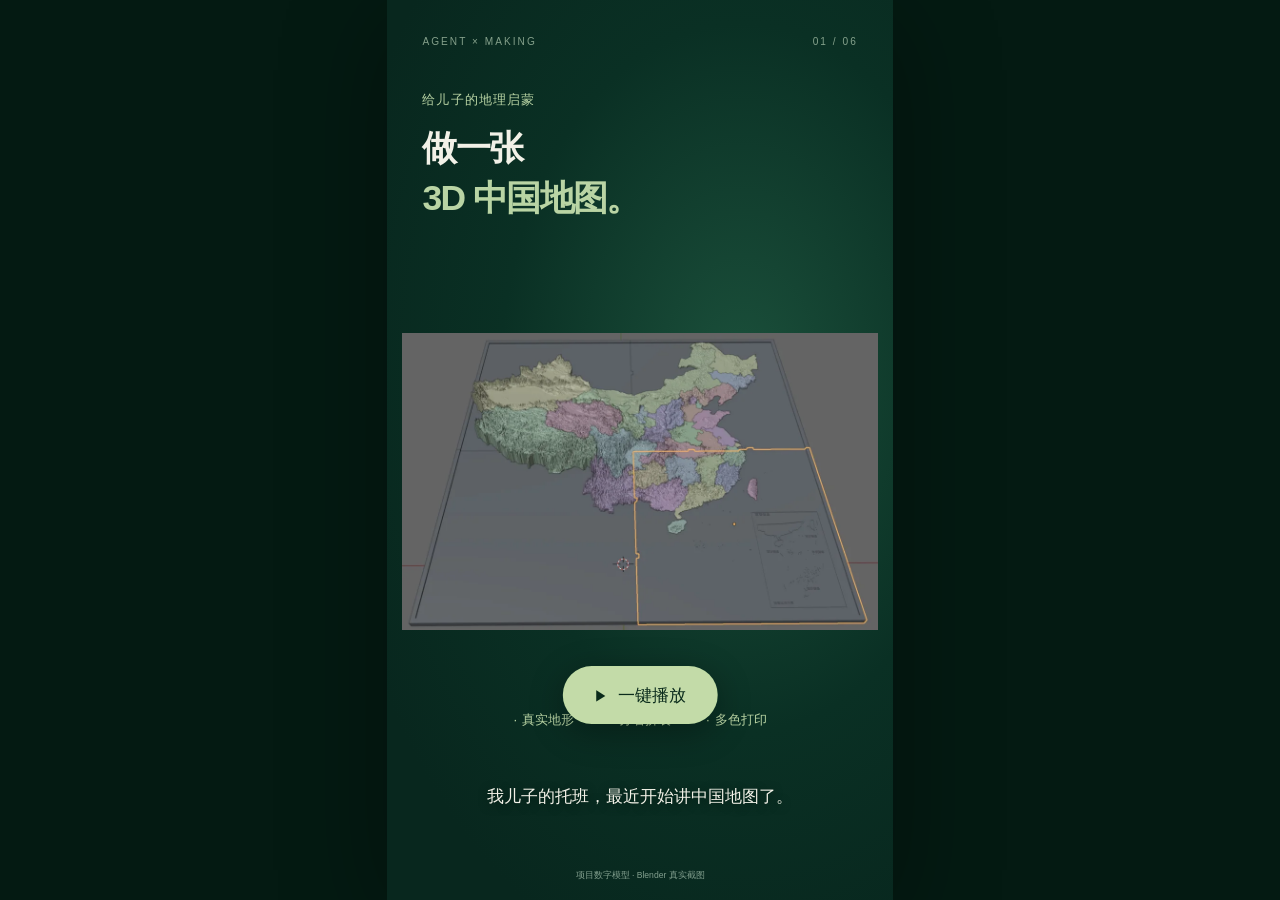
<file: projects/china_relief/story/index.html>
<!doctype html>
<html lang="zh-CN"><head><meta charset="utf-8"><meta name="viewport" content="width=device-width,initial-scale=1"><title>一句想法，做出一张 3D 中国地图</title><link rel="stylesheet" href="style.css"></head><body>
<main id="stage" aria-label="3D 中国地图制作故事">
<div class="topline"><span>AGENT × MAKING</span><span id="counter">01 / 06</span></div>
<section class="slide active" data-kind="intro"><header><span class="eyebrow">给儿子的地理启蒙</span><h1>做一张<br><em>3D 中国地图。</em></h1></header><div class="hero-image"><div class="render-host cinematic-host" id="intro-host"></div><img src="assets/blender-map-close.webp" alt="项目 Blender 地形拼图模型"></div><div class="feature-line"><span>真实地形</span><span>分省拼装</span><span>多色打印</span></div><div class="subtitle"></div><small class="credit">项目数字模型 · Blender 真实截图</small></section>
<section class="slide" data-kind="prompt"><header><span class="eyebrow">从想法开始</span><h1>告诉 GPT。<br><em>开始看它表演。</em></h1></header><div class="prompt-panel"><div class="window-bar"><i></i><i></i><i></i><span>IDEA → AGENT</span></div><p class="typed-prompt">给孩子做一张中国地形地图。<br>按省份拆开，可以拼进底座。<br>直接操作 Blender，准备 P2S 打印。</p><div class="task-list"><div><b>01</b><span>查找边界与海拔</span><i>✓</i></div><div><b>02</b><span>生成地形模型</span><i>✓</i></div><div><b>03</b><span>拆件与打印工程</span><i>✓</i></div></div></div><div class="prompt-map"><img data-src="assets/provinces.svg" alt="本项目省份边界"><div class="scan-line"></div></div><div class="subtitle"></div><small class="credit">需求摘要 · 动态过程示意</small></section>
<section class="slide" data-kind="sources"><header><span class="eyebrow">公开数据 → 建模输入</span><h1>轮廓、高度、海岸。<br><em>数据，自己找齐。</em></h1></header><div class="sources"><a href="https://geo.datav.aliyun.com/areas_v3/bound/100000_full.json" target="_blank" rel="noopener"><img data-src="assets/provinces.svg" alt="省界数据"><div><span>01 / GEOJSON</span><b>阿里 DataV</b><p>省份边界</p></div><i>✓</i></a><a href="https://registry.opendata.aws/terrain-tiles/" target="_blank" rel="noopener"><img data-src="assets/real-dem.webp" alt="本项目高程数据"><div><span>02 / ELEVATION</span><b>AWS Terrain Tiles</b><p>GMTED2010 / ETOPO1</p></div><i>✓</i></a><a href="https://www.naturalearthdata.com/downloads/50m-physical-vectors/50m-land/" target="_blank" rel="noopener"><img data-src="assets/coastline.svg" alt="真实海陆轮廓"><div><span>03 / COASTLINE</span><b>Natural Earth</b><p>海岸线与海陆划分</p></div><i>✓</i></a></div><svg class="data-stream" viewBox="0 0 400 100" aria-hidden="true"><path d="M50 0 V28 Q50 46 70 46 H180 Q200 46 200 65 V98"/><path d="M200 0 V98"/><path d="M350 0 V28 Q350 46 330 46 H220 Q200 46 200 65 V98"/><circle r="4"><animateMotion dur=".78s" repeatCount="indefinite" path="M50 0 V28 Q50 46 70 46 H180 Q200 46 200 65 V98"/></circle><circle r="4"><animateMotion dur=".6s" repeatCount="indefinite" path="M200 0 V98"/></circle><circle r="4"><animateMotion dur=".84s" repeatCount="indefinite" path="M350 0 V28 Q350 46 330 46 H220 Q200 46 200 65 V98"/></circle></svg><div class="data-model cinematic-host render-host" id="data-host"></div><div class="data-target"><span class="status-dot"></span>BOUNDARY + HEIGHT + COAST</div><div class="subtitle"></div><small class="credit">基于本项目实际数据来源的动画示意 · 点击卡片查看来源</small></section>
<section class="slide" data-kind="terrain"><header><span class="eyebrow" id="terrain-label">坐标投影 → 地形实体</span><h1 id="terrain-title">XY 是轮廓。<br><em>Z 是真实海拔。</em></h1></header><div class="scene-visual" id="terrain-visual"><div class="render-host" id="terrain-host"><img data-src="assets/provinces.svg" class="fallback" alt="省份轮廓，随后升起为三维地形"></div><div class="shot-note" id="shot-note">XY / FLAT OUTLINE</div><div class="dimension-note" id="dimension-note" hidden>槽深 <b>2 mm</b></div><div class="inset-note" id="inset-note" hidden>南海诸岛</div><div class="height-chip"><span>Z / HEIGHT</span><b id="height-value">× 1</b></div><div class="axis-label">X · Y → Z</div></div><div class="scene-visual still" id="blender-visual"><img data-src="assets/blender-relief.webp" alt="Blender 真实建模界面"><span class="visual-label">BLENDER / 真实界面</span></div><div class="scene-visual still" id="coast-visual"><img data-src="assets/coastline.svg" alt="真正海洋与周边陆地的海岸线"><div class="inset"><img data-src="assets/inset.svg" alt="完整源数据南海附图"><span>南海诸岛 · 固定附图</span></div><span class="visual-label">海洋蓝 / 周边陆地灰</span></div><div class="scene-visual still" id="base-visual"><img data-src="assets/base-diagram.svg" alt="四片底座与轮廓凹槽示意"><span class="visual-label">470 × 470 mm / 四片底座</span></div><div class="step-metrics" id="terrain-metrics"><div><b>XY</b><span>Albers 投影</span></div><div><b>Z × 40</b><span>统一放大高度</span></div><div><b>实体</b><span>三角网格封底</span></div></div><div class="beat-track"><i></i><i></i><i></i><i></i></div><div class="subtitle"></div><small class="credit" id="terrain-credit">原项目数据驱动动画 · XY 与 Z 比例不同 · 槽深 2 mm</small></section>
<section class="slide" data-kind="parts"><header><span class="eyebrow">模型 → 拆件 → 打印工程</span><h1 id="parts-title">按省拆件。<br><em>按打印床分盘。</em></h1></header><div class="parts-visual" id="parts-visual"><div class="render-host" id="parts-host"><img data-src="assets/provinces-exploded.svg" class="fallback" alt="按省份分离的模型"></div><div class="parts-shot-note" id="parts-shot-note">先提起省份，再分离底座</div><div class="parts-count"><b>32</b><span>省份插板</span></div></div><div class="print-visual" id="print-visual"><figure><div class="window-bar"><i></i><span>BAMBU STUDIO / 真实界面</span></div><img data-src="assets/bambu-nineplates-close.webp" alt="拓竹九盘工程截图"></figure><div class="sample"><img data-src="assets/trial-coupon.webp" alt="北京试配小样"><div><b>先打北京小样</b><p>确认尺寸与配合，再打印整套</p></div></div></div><div class="file-stage" id="file-visual"><img data-src="assets/blender-map-close.webp" alt="完整数字模型"><div class="files"><div><b>3MF</b><span>配色 / 摆盘 / 打印</span></div><div><b>BLEND</b><span>继续修改模型</span></div><div><b>STL</b><span>独立打印零件</span></div></div></div><div class="parts-metrics"><span>256 mm 打印床</span><span>9 盘工程</span><span>5% 填充</span></div><div class="subtitle"></div><small class="credit">32 个省份插板，含台湾 · 港澳及细小部件固定于底座 · 最终摆盘由用户确认</small></section>
<section class="slide" data-kind="story"><header><span class="eyebrow">制作过程本身，也成为素材</span><h1>上下文都在。<br><em>故事，也交给它。</em></h1></header><div class="story-window"><div class="window-bar"><i></i><i></i><i></i><span>index.html</span></div><div class="code-lines"><p>&lt;section class="story"&gt;</p><p>　想法 → 数据 → 模型 → 打印</p><p>&lt;/section&gt;</p><p>&lt;audio src="男声.mp3"&gt;</p></div><div class="mini-film"><img data-src="assets/blender-map-close.webp" alt="制作故事画面"><span>3D 中国地图</span><div></div></div></div><div class="output-flow"><span>HTML</span><i>+</i><span>字幕</span><i>+</i><span>配音</span><i>→</i><span>录屏素材</span></div><div class="ending-model cinematic-host render-host" id="ending-host"></div><div class="ending-line">一句想法。<br><em>一套模型，一段故事。</em></div><div class="subtitle"></div><small class="credit">网页、字幕、男声配音已生成 · 后续可录屏成视频</small></section>
<div id="audio-notice" hidden role="status"></div>
<button id="play" aria-label="一键有声播放"><span>▶</span> 一键播放</button>
</main><script src="story-data.js"></script><script src="app.js"></script></body></html>
</file>
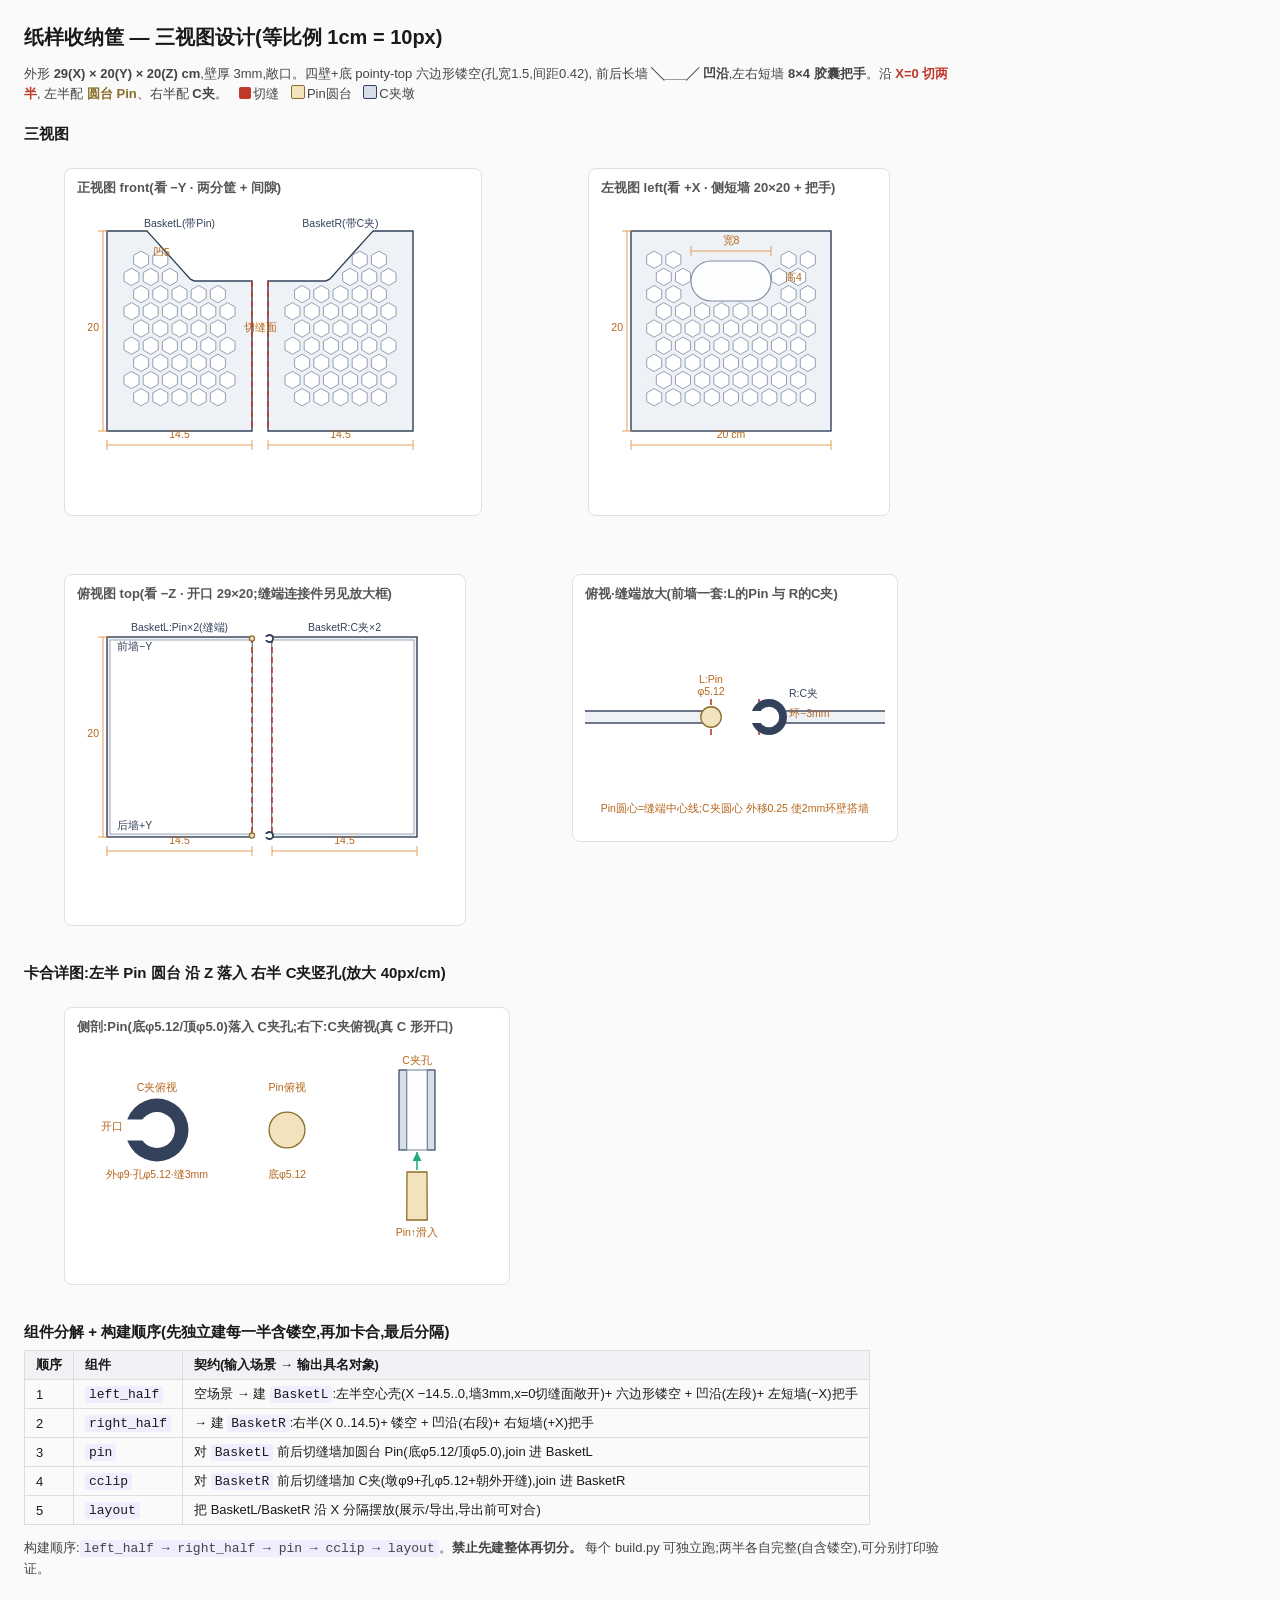
<file: projects/basket/spec/preview.html>
<!DOCTYPE html>
<html lang="zh">
<head>
<meta charset="UTF-8">
<title>纸样收纳筐 · 三视图设计</title>
<style>
  body{font-family:-apple-system,"PingFang SC",sans-serif;margin:24px;color:#1a1a1a;background:#fafafa;}
  h1{font-size:20px;} h2{font-size:15px;margin:22px 0 8px;}
  p{font-size:13px;color:#444;max-width:940px;line-height:1.5;}
  .views{display:flex;gap:26px;flex-wrap:wrap;align-items:flex-start;}
  .view{background:#fff;border:1px solid #e0e0e0;border-radius:8px;padding:10px 12px;}
  .view figcaption{font-size:13px;color:#555;margin-bottom:4px;font-weight:600;}
  .edge{fill:#eef2f7;stroke:#33415a;stroke-width:1.4;}
  .inner{fill:#fff;stroke:#8894a5;stroke-width:0.8;}
  .hex{fill:#fff;stroke:#7a8aa0;stroke-width:0.8;}
  .hole{fill:#fbfdff;stroke:#7a8aa0;stroke-width:1.1;}
  .post{fill:#d7e0ea;stroke:#33415a;stroke-width:1.2;}
  .pin{fill:#f3e2be;stroke:#8a6d2b;stroke-width:1.3;}
  .cut{fill:none;stroke:#c0392b;stroke-width:1.6;stroke-dasharray:6 4;}
  .dim{stroke:#e08a2b;stroke-width:0.8;}
  .dimtxt{fill:#b5661a;font-size:10.5px;}
  .lbl{fill:#33415a;font-size:10.5px;}
  table{border-collapse:collapse;font-size:13px;margin-top:8px;}
  td,th{border:1px solid #ddd;padding:5px 11px;text-align:left;} th{background:#f0f2f5;}
  code{background:#eef;padding:1px 4px;border-radius:3px;}
  .k{display:inline-block;width:12px;height:12px;border-radius:2px;vertical-align:-1px;margin:0 2px 0 8px;}
</style>
</head>
<body>
  <h1>纸样收纳筐 — 三视图设计(等比例 1cm = 10px)</h1>
  <p>外形 <b>29(X) × 20(Y) × 20(Z) cm</b>,壁厚 3mm,敞口。四壁+底 pointy-top 六边形镂空(孔宽1.5,间距0.42),
     前后长墙 <b>╲___╱ 凹沿</b>,左右短墙 <b>8×4 胶囊把手</b>。沿 <b style="color:#c0392b">X=0 切两半</b>,
     左半配 <b style="color:#8a6d2b">圆台 Pin</b>、右半配 <b>C夹</b>。
     <span class="k" style="background:#c0392b"></span>切缝
     <span class="k" style="background:#f3e2be;border:1px solid #8a6d2b"></span>Pin圆台
     <span class="k" style="background:#d7e0ea;border:1px solid #33415a"></span>C夹墩
  </p>

  <h2>三视图</h2>
  <div class="views">
    <figure class="view">
      <figcaption>正视图 front(看 −Y · 两分筐 + 间隙)</figcaption>
      <svg id="svg-front" width="392" height="300"></svg>
    </figure>
    <figure class="view">
      <figcaption>左视图 left(看 +X · 侧短墙 20×20 + 把手)</figcaption>
      <svg id="svg-left" width="276" height="300"></svg>
    </figure>
    <figure class="view">
      <figcaption>俯视图 top(看 −Z · 开口 29×20;缝端连接件另见放大框)</figcaption>
      <svg id="svg-top" width="376" height="304"></svg>
    </figure>
    <figure class="view">
      <figcaption>俯视·缝端放大(前墙一套:L的Pin 与 R的C夹)</figcaption>
      <svg id="svg-seam" width="300" height="220"></svg>
    </figure>
  </div>

  <h2>卡合详图:左半 Pin 圆台 沿 Z 落入 右半 C夹竖孔(放大 40px/cm)</h2>
  <div class="views">
    <figure class="view">
      <figcaption>侧剖:Pin(底φ5.12/顶φ5.0)落入 C夹孔;右下:C夹俯视(真 C 形开口)</figcaption>
      <svg id="svg-joint" width="420" height="230"></svg>
    </figure>
  </div>

  <h2>组件分解 + 构建顺序(先独立建每一半含镂空,再加卡合,最后分隔)</h2>
  <table>
    <tr><th>顺序</th><th>组件</th><th>契约(输入场景 → 输出具名对象)</th></tr>
    <tr><td>1</td><td><code>left_half</code></td><td>空场景 → 建 <code>BasketL</code>:左半空心壳(X −14.5..0,墙3mm,x=0切缝面敞开)+ 六边形镂空 + 凹沿(左段)+ 左短墙(−X)把手</td></tr>
    <tr><td>2</td><td><code>right_half</code></td><td>→ 建 <code>BasketR</code>:右半(X 0..14.5)+ 镂空 + 凹沿(右段)+ 右短墙(+X)把手</td></tr>
    <tr><td>3</td><td><code>pin</code></td><td>对 <code>BasketL</code> 前后切缝墙加圆台 Pin(底φ5.12/顶φ5.0),join 进 BasketL</td></tr>
    <tr><td>4</td><td><code>cclip</code></td><td>对 <code>BasketR</code> 前后切缝墙加 C夹(墩φ9+孔φ5.12+朝外开缝),join 进 BasketR</td></tr>
    <tr><td>5</td><td><code>layout</code></td><td>把 BasketL/BasketR 沿 X 分隔摆放(展示/导出,导出前可对合)</td></tr>
  </table>
  <p>构建顺序:<code>left_half → right_half → pin → cclip → layout</code>。<b>禁止先建整体再切分。</b>
     每个 build.py 可独立跑;两半各自完整(自含镂空),可分别打印验证。</p>

<script>
// ===== 尺寸(镜像 model.json,cm) =====
const P = {
  LENGTH:29, WIDTH:20, HEIGHT:20, WALL:0.3,
  HEX_W:1.5, HEX_GAP:0.42, R:1.5/Math.sqrt(3), HH:0.75,
  MARGIN_SIDE:1.0, MARGIN_BOTTOM:1.2, MARGIN_TOP:1.0,
  SCALLOP_DIP:5, SCALLOP_CORNER:4, SCALLOP_FLAT:6,
  HANDLE_W:8, HANDLE_H:4, HANDLE_GAP_TOP:3,
  SEAM_HALF:0.75, JOINT_OD:0.9, JOINT_ID:0.512, JOINT_R:0.45,
  PIN_D_TOP:0.5, PIN_D_BOT:0.512, SLOT_W:0.30, JOINT_TOP:15, CCLIP_OFFSET:0.25,
};
const S = 10, PAD = 30;   // px/cm, 内边距
const NS = "http://www.w3.org/2000/svg";

// ===== 六边形中心坐标:与 op hex_array.py 同算法自动生成(u=沿墙, v=竖直) =====
// 改 model.json 的 HEX_W/HEX_GAP/margins 后,只需同步上面的 P,三视图自动重排。
const HEX_H = 2*P.R, DX = P.HEX_W+P.HEX_GAP, DY = 0.75*HEX_H+P.HEX_GAP;
const UP_LO = P.WALL+P.MARGIN_BOTTOM, UP_HI = P.HEIGHT-P.MARGIN_TOP;   // z0=0

function hitsHandle(u,v){
  const zhi=P.HEIGHT-P.HANDLE_GAP_TOP, zlo=zhi-P.HANDLE_H;
  return (u-P.HH < P.HANDLE_W/2 && u+P.HH > -P.HANDLE_W/2 && v-P.R < zhi && v+P.R > zlo);
}
// 在 [a0,a1]×[u0,u1] 铺六边形,返回中心 [{u,v}]。opts:{seam(缝绝对x),profile,handle}
function tileRect(a0,a1,u0,u1,opts={}){
  const out=[], uspan=u1-u0;
  let nv = uspan < 0.75*HEX_H ? 0 : Math.floor((uspan+P.HEX_GAP)/DY);
  if(nv>0 && nv%2===0) nv--;
  nv=Math.max(nv,1);
  const vFirst=u0+(uspan-(nv-1)*DY)/2, acenter=(a0+a1)/2;
  for(let r=0;r<nv;r++){
    const vc=vFirst+r*DY, off=(r%2===0)?0:DX/2;
    let m=0;
    while(m<=200){
      const cands=(off===0&&m===0)?[0]:[off+m*DX,-(off+m*DX)];
      let anyIn=false;
      for(const c of cands){
        const uc=acenter+c;
        if(uc-P.HH<a0 || uc+P.HH>a1) continue;
        anyIn=true;
        if(opts.seam!==undefined && Math.abs(uc-opts.seam)-P.HH < P.SEAM_HALF) continue;
        if(opts.profile && vc+P.R > profileZ(uc)) continue;
        if(opts.handle && hitsHandle(uc,vc)) continue;
        out.push({u:uc,v:vc});
      }
      if(!anyIn && m>0) break;
      m++;
    }
  }
  return out;
}
// 前墙:两半各自铺(缝在 x=0,含凹沿 profile)。ms=margin_side
const MS=P.MARGIN_SIDE, half=P.LENGTH/2;
const FRONT_HEX_L = tileRect(-half+MS, 0-MS, UP_LO, UP_HI, {seam:0, profile:true});
const FRONT_HEX_R = tileRect(0+MS, half-MS, UP_LO, UP_HI, {seam:0, profile:true});
// 短墙:沿 Y 铺,避开把手
const SIDE_HEX = tileRect(-P.WIDTH/2+MS, P.WIDTH/2-MS, UP_LO, UP_HI, {handle:true});

function el(tag, attrs){const e=document.createElementNS(NS,tag);for(const k in attrs)e.setAttribute(k,attrs[k]);return e;}
function add(svg,tag,attrs){const e=el(tag,attrs);svg.appendChild(e);return e;}
function txt(svg,x,y,s,cls="dimtxt",anchor="middle"){const e=el("text",{x,y,class:cls,"text-anchor":anchor});e.textContent=s;svg.appendChild(e);}

function profileZ(x){
  const mid=P.LENGTH/2-P.SCALLOP_CORNER, dip=P.HEIGHT-P.SCALLOP_DIP, ax=Math.abs(x);
  if(ax<=P.SCALLOP_FLAT)return dip;
  if(ax>=mid)return P.HEIGHT;
  return dip+(ax-P.SCALLOP_FLAT)/(mid-P.SCALLOP_FLAT)*P.SCALLOP_DIP;
}
// 画一个 pointy-top 六边形,中心(cx,cy)cm,map(a,b)->[px,py]
function hexAt(svg,cx,cy,map){
  const R=P.R,HH=P.HH,pts=[[0,R],[HH,R/2],[HH,-R/2],[0,-R],[-HH,-R/2],[-HH,R/2]];
  const s=pts.map(([dx,dy])=>{const[px,py]=map(cx+dx,cy+dy);return px.toFixed(1)+","+py.toFixed(1)}).join(" ");
  add(svg,"polygon",{class:"hex",points:s});
}
function dimH(svg,x0,x1,y,label,map){
  const[a,yb]=map(x0,y),[b]=map(x1,y);
  add(svg,"line",{class:"dim",x1:a,y1:yb,x2:b,y2:yb});
  add(svg,"line",{class:"dim",x1:a,y1:yb-5,x2:a,y2:yb+5});
  add(svg,"line",{class:"dim",x1:b,y1:yb-5,x2:b,y2:yb+5});
  txt(svg,(a+b)/2,yb-7,label);
}
function dimV(svg,x,z0,z1,label,map){
  const[px,a]=map(x,z0),[,b]=map(x,z1);
  add(svg,"line",{class:"dim",x1:px,y1:a,x2:px,y2:b});
  add(svg,"line",{class:"dim",x1:px-5,y1:a,x2:px+5,y2:a});
  add(svg,"line",{class:"dim",x1:px-5,y1:b,x2:px+5,y2:b});
  txt(svg,px-4,(a+b)/2,label,"dimtxt","end");
}

// ---------- 正视图:两个独立分筐 BasketL / BasketR,中间留间隙 ----------
(function(){
  const svg=document.getElementById("svg-front"),L=P.LENGTH,H=P.HEIGHT,GAP=1.6;
  // 每半宽 L/2=14.5;半的本地坐标 x∈[-L/2,0](左半) / [0,L/2](右半)
  // 摆放:左半整体左移 GAP/2,右半右移 GAP/2,中间空开
  const half=L/2;
  const map=(x,z)=>[PAD+(x+half+GAP/2)*S, PAD+(H-z)*S];  // 画布左边基准

  // 半个外轮廓(含凹沿的一侧):x 从 xin..xout
  function halfOutline(xin,xout){
    let p=[[xin,0]];
    const n=40;
    for(let i=0;i<=n;i++){const x=xin+(xout-xin)*i/n;p.push([x,profileZ(x)]);}
    p.push([xout,0]);
    return p;
  }
  // 左半:x -14.5..0(切缝在 x=0);左移 -GAP/2
  function drawHalf(sign){
    const dx=sign*GAP/2;
    const m=(x,z)=>map(x+dx,z);
    const xin = sign<0? -half : 0, xout = sign<0? 0 : half;
    const out=halfOutline(xin,xout).map(([x,z])=>m(x,z));
    add(svg,"polygon",{class:"edge",points:out.map(p=>p[0].toFixed(1)+","+p[1].toFixed(1)).join(" ")});
    // 六边形:该半自己的一组(自动生成,已含凹沿/缝禁孔带)
    (sign<0?FRONT_HEX_L:FRONT_HEX_R).forEach(({u,v})=>hexAt(svg,u,v,m));
    // 切缝面(x=0 这条竖边)标红
    const t=m(0,profileZ(0)),b=m(0,0);
    add(svg,"line",{class:"cut",x1:t[0],y1:t[1],x2:b[0],y2:b[1]});
    return {m,xin,xout};
  }
  const Lh=drawHalf(-1), Rh=drawHalf(+1);
  // 标注:哪半是 Pin / 哪半是 C夹(连接件在前后墙内壁,此视图不可见,仅文字标注)
  txt(svg, Lh.m(-half/2,H)[0], Lh.m(0,H)[1]-4, "BasketL(带Pin)","lbl");
  txt(svg, Rh.m(half/2,H)[0], Rh.m(0,H)[1]-4, "BasketR(带C夹)","lbl");
  txt(svg, map(0,profileZ(0))[0], map(0,H/2)[1], "切缝面","dimtxt");
  // 尺寸:各半 14.5 + 凹沿深
  dimH(svg,-half,0,-1.4,"14.5",Lh.m);
  dimH(svg,0,half,-1.4,"14.5",Rh.m);
  dimV(svg,-half-0.4,0,H,"20",Lh.m);
  txt(svg,Lh.m(-half+P.SCALLOP_CORNER,H)[0]+6,Lh.m(0,H-P.SCALLOP_DIP/2)[1],"凹5","dimtxt","start");
})();

// ---------- 左视图 ----------
(function(){
  const svg=document.getElementById("svg-left"),W=P.WIDTH,H=P.HEIGHT;
  const map=(y,z)=>[PAD+(y+W/2)*S, PAD+(H-z)*S];
  const o=map(-W/2,H);
  add(svg,"rect",{class:"edge",x:o[0],y:o[1],width:W*S,height:H*S});
  SIDE_HEX.forEach(({u,v})=>hexAt(svg,u,v,map));
  // 胶囊把手 8×4,顶距墙顶3 → z 13..17
  const z1=P.HEIGHT-P.HANDLE_GAP_TOP, z0=z1-P.HANDLE_H;
  const hp=map(-P.HANDLE_W/2,z1), rpx=P.HANDLE_H/2*S;
  add(svg,"rect",{class:"hole",x:hp[0],y:hp[1],width:P.HANDLE_W*S,height:P.HANDLE_H*S,rx:rpx,ry:rpx});
  dimH(svg,-P.HANDLE_W/2,P.HANDLE_W/2,z1+1.0,"宽8",map);
  txt(svg,map(P.HANDLE_W/2,(z0+z1)/2)[0]+14,map(0,(z0+z1)/2)[1],"高4","dimtxt","start");
  dimH(svg,-W/2,W/2,-1.4,"20 cm",map);
  dimV(svg,-W/2-0.4,0,H,"20",map);
})();

// ---------- 俯视图:两分筐分开,墙框完整,连接件圆心按 requirement 规则 ----------
// 圆心(俯视):Pin 在该半缝端墙中心线上;C夹圆心沿墙长往缝外移 CCLIP_OFFSET(=0.25),
//   使 2mm 环壁与筐墙搭接。前后墙壁厚中心线 wy=±(W/2−WALL/2)。缝在各半 x=0。
// 画黑环+白孔+白3mm矩形 = 模拟 bool(白底即减掉),也是后续 bool 依据。
(function(){
  const svg=document.getElementById("svg-top"),L=P.LENGTH,W=P.WIDTH,t=P.WALL,GAP=2.0;
  const half=L/2;
  const map=(x,y)=>[PAD+(x+half+GAP/2)*S, PAD+(y+W/2)*S];
  const wyF=-(W/2-t/2), wyB=(W/2-t/2);   // 前墙/后墙 壁厚中心线 y

  function cclip(m,cx,wy,openSign){
    // 黑环:填黑大圆
    const c=m(cx,wy);
    add(svg,"circle",{cx:c[0],cy:c[1],r:P.JOINT_R*S,fill:"#33415a"});
    // 白孔 φ5.12
    add(svg,"circle",{cx:c[0],cy:c[1],r:P.JOINT_ID/2*S,fill:"#fff"});
    // 白 3mm 矩形:从孔通到环外,朝 openSign 方向(沿墙长 x),模拟 bool 减出开口
    const sl=P.SLOT_W/2*S, rr=P.JOINT_R*S;
    const x0 = openSign<0 ? c[0]-rr-1 : c[0];
    add(svg,"rect",{x:x0,y:c[1]-sl,width:rr+1,height:P.SLOT_W*S,fill:"#fff"});
  }

  function drawHalf(sign){
    const dx=sign*GAP/2;
    const m=(x,y)=>map(x+dx,y);
    const xin=sign<0?-half:0, xout=sign<0?0:half;
    add(svg,"rect",{class:"edge",x:m(xin,-W/2)[0],y:m(xin,-W/2)[1],width:(xout-xin)*S,height:W*S});
    // 内腔:缝面(x=0)敞开,另三面留壁
    const inx0=sign<0? xin+t : 0, inx1=sign<0? 0 : xout-t;
    add(svg,"rect",{class:"inner",x:m(inx0,-W/2+t)[0],y:m(inx0,-W/2+t)[1],
      width:(inx1-inx0)*S,height:(W-2*t)*S});
    // 缝面红线(x=0)
    const a=m(0,-W/2),b=m(0,W/2);
    add(svg,"line",{class:"cut",x1:a[0],y1:a[1],x2:b[0],y2:b[1]});
    // 连接件
    [wyF,wyB].forEach(wy=>{
      if(sign<0){ // L:Pin 圆心在缝端(x=0)墙中心线
        const c=m(0,wy);
        add(svg,"circle",{class:"pin",cx:c[0],cy:c[1],r:P.PIN_D_BOT/2*S});
      }else{      // R:C夹 圆心从缝端(x=0)往缝外(−x)移 CCLIP_OFFSET
        cclip(m, -P.CCLIP_OFFSET, wy, -1);
      }
    });
    return {m};
  }
  const Lh=drawHalf(-1), Rh=drawHalf(+1);
  txt(svg,Lh.m(-half/2,0)[0],Lh.m(0,-W/2)[1]-6,"BasketL:Pin×2(缝端)","lbl");
  txt(svg,Rh.m(half/2,0)[0],Rh.m(0,-W/2)[1]-6,"BasketR:C夹×2","lbl");
  txt(svg,Lh.m(-half+1,0)[0],Lh.m(0,-W/2+t+1)[1],"前墙−Y","lbl","start");
  txt(svg,Lh.m(-half+1,0)[0],Lh.m(0,W/2-t-0.5)[1],"后墙+Y","lbl","start");
  dimH(svg,-half,0,W/2+1.4,"14.5",Lh.m);
  dimH(svg,0,half,W/2+1.4,"14.5",Rh.m);
  dimV(svg,-half-0.4,-W/2,W/2,"20",Lh.m);
})();

// ---------- 俯视·缝端放大(40px/cm):前墙一套连接件,坐标按 requirement 规则 ----------
// 局部坐标:壁厚中心线=0(横轴=沿墙长 X;纵轴=墙厚 Y,墙占 −WALL/2..+WALL/2)。
// 缝在 X=0。GAP 表两半展示间隙。Pin 圆心(L)=(0,0);C夹圆心(R)=(+CCLIP_OFFSET? )见下。
(function(){
  const svg=document.getElementById("svg-seam"), s=40, GAP=1.2;
  const cx0=150, cy0=110;   // 画布中心=缝(墙中心线)
  const m=(x,y)=>[cx0 + x*s, cy0 - y*s];  // x沿墙长(右+), y墙厚(上+)
  // 墙厚上下缘
  const wt=P.WALL;
  // L 半墙:x from -6..-GAP/2(示意一段),厚 -wt/2..+wt/2
  add(svg,"rect",{class:"edge",x:m(-6,wt/2)[0],y:m(-6,wt/2)[1],width:(6-GAP/2)*s,height:wt*s});
  // R 半墙:x from +GAP/2..+6
  add(svg,"rect",{class:"edge",x:m(GAP/2,wt/2)[0],y:m(GAP/2,wt/2)[1],width:(6-GAP/2)*s,height:wt*s});
  // 缝面红线(两半各自的 x=0,展示时被 GAP 分开)
  add(svg,"line",{class:"cut",x1:m(-GAP/2,wt/2+0.3)[0],y1:m(0,wt/2+0.3)[1],x2:m(-GAP/2,-wt/2-0.3)[0],y2:m(0,-wt/2-0.3)[1]});
  add(svg,"line",{class:"cut",x1:m(GAP/2,wt/2+0.3)[0],y1:m(0,wt/2+0.3)[1],x2:m(GAP/2,-wt/2-0.3)[0],y2:m(0,-wt/2-0.3)[1]});
  // L 的 Pin:圆心在该半缝端(x=-GAP/2)墙中心线 y=0
  const pc=m(-GAP/2,0);
  add(svg,"circle",{class:"pin",cx:pc[0],cy:pc[1],r:P.PIN_D_BOT/2*s});
  txt(svg,pc[0],pc[1]-P.JOINT_R*s-16,"L:Pin");
  txt(svg,pc[0],pc[1]-P.JOINT_R*s-4,"φ5.12","dimtxt");
  // R 的 C夹:圆心从该半缝端(x=+GAP/2)沿墙长外移 CCLIP_OFFSET(往 +x,即离缝进墙体)
  const ccx=GAP/2 + P.CCLIP_OFFSET, cc=m(ccx,0), R=P.JOINT_R*s, rr=P.JOINT_ID/2*s, hw=P.SLOT_W/2*s;
  add(svg,"circle",{cx:cc[0],cy:cc[1],r:R,fill:"#33415a"});   // 黑环
  add(svg,"circle",{cx:cc[0],cy:cc[1],r:rr,fill:"#fff"});     // 白孔
  add(svg,"rect",{x:cc[0]-R-1,y:cc[1]-hw,width:R+1,height:P.SLOT_W*s,fill:"#fff"}); // 白3mm→朝缝(左)开口
  txt(svg,cc[0]+R+2,cc[1]-R-2,"R:C夹","lbl","start");
  txt(svg,cc[0]+R+2,cc[1],"环−3mm","dimtxt","start");
  // 说明
  txt(svg,cx0,205,"Pin圆心=缝端中心线;C夹圆心 外移0.25 使2mm环壁搭墙","dimtxt");
})();

// ---------- 卡合详图(放大 70px/cm):C夹俯视(环−矩形) · Pin俯视 · 侧剖上滑 ----------
(function(){
  const svg=document.getElementById("svg-joint"),s=70;
  const arrow=el("marker",{id:"ar",markerWidth:8,markerHeight:8,refX:6,refY:3,orient:"auto"});
  arrow.appendChild(el("path",{d:"M0,0 L6,3 L0,6 Z",fill:"#2a7"}));
  const defs=el("defs",{});defs.appendChild(arrow);svg.appendChild(defs);
  const R=P.JOINT_R*s, r=P.JOINT_ID/2*s, hw=P.SLOT_W/2*s;

  // === (a) C夹俯视 = 黑环 + 白孔 + 白3mm矩形(= bool 减出开口),朝左开口 ===
  const ax=80, ay=90;
  add(svg,"circle",{cx:ax,cy:ay,r:R,fill:"#33415a"});
  add(svg,"circle",{cx:ax,cy:ay,r:r,fill:"#fff"});
  add(svg,"rect",{x:ax-R-1,y:ay-hw,width:R+1,height:P.SLOT_W*s,fill:"#fff"});
  txt(svg,ax,ay-R-8,"C夹俯视");
  txt(svg,ax,ay+R+16,"外φ9·孔φ5.12·缝3mm");
  txt(svg,ax-R-3,ay,"开口","dimtxt","end");

  // === (b) Pin俯视 = 实心圆(此处画底径 φ5.12) ===
  const bx2=210, by2=90;
  add(svg,"circle",{cx:bx2,cy:by2,r:P.PIN_D_BOT/2*s,class:"pin"});
  txt(svg,bx2,by2-R-8,"Pin俯视");
  txt(svg,bx2,by2+R+16,"底φ5.12");

  // === (c) 侧剖:C夹孔在上,Pin圆台在下,底大顶小,从下往上滑入 ===
  const cx=340;
  const ro=P.JOINT_OD/2*40, ri=P.JOINT_ID/2*40;  // 侧剖用 40px/cm 省宽
  const postT=30, postB=110;
  add(svg,"rect",{class:"post",x:cx-ro,y:postT,width:ro-ri,height:postB-postT});
  add(svg,"rect",{class:"post",x:cx+ri,y:postT,width:ro-ri,height:postB-postT});
  add(svg,"rect",{class:"hole",x:cx-ri,y:postT,width:2*ri,height:postB-postT});
  txt(svg,cx,postT-6,"C夹孔");
  const pT=132, pB=180, bw=P.PIN_D_BOT/2*40, tw=P.PIN_D_TOP/2*40;
  add(svg,"polygon",{class:"pin",points:`${cx-bw},${pB} ${cx+bw},${pB} ${cx+tw},${pT} ${cx-tw},${pT}`});
  add(svg,"line",{x1:cx,y1:pT-2,x2:cx,y2:postB+2,stroke:"#2a7","stroke-width":1.5,"marker-end":"url(#ar)"});
  txt(svg,cx,pB+16,"Pin↑滑入");
})();
</script>
</body>
</html>
</file>
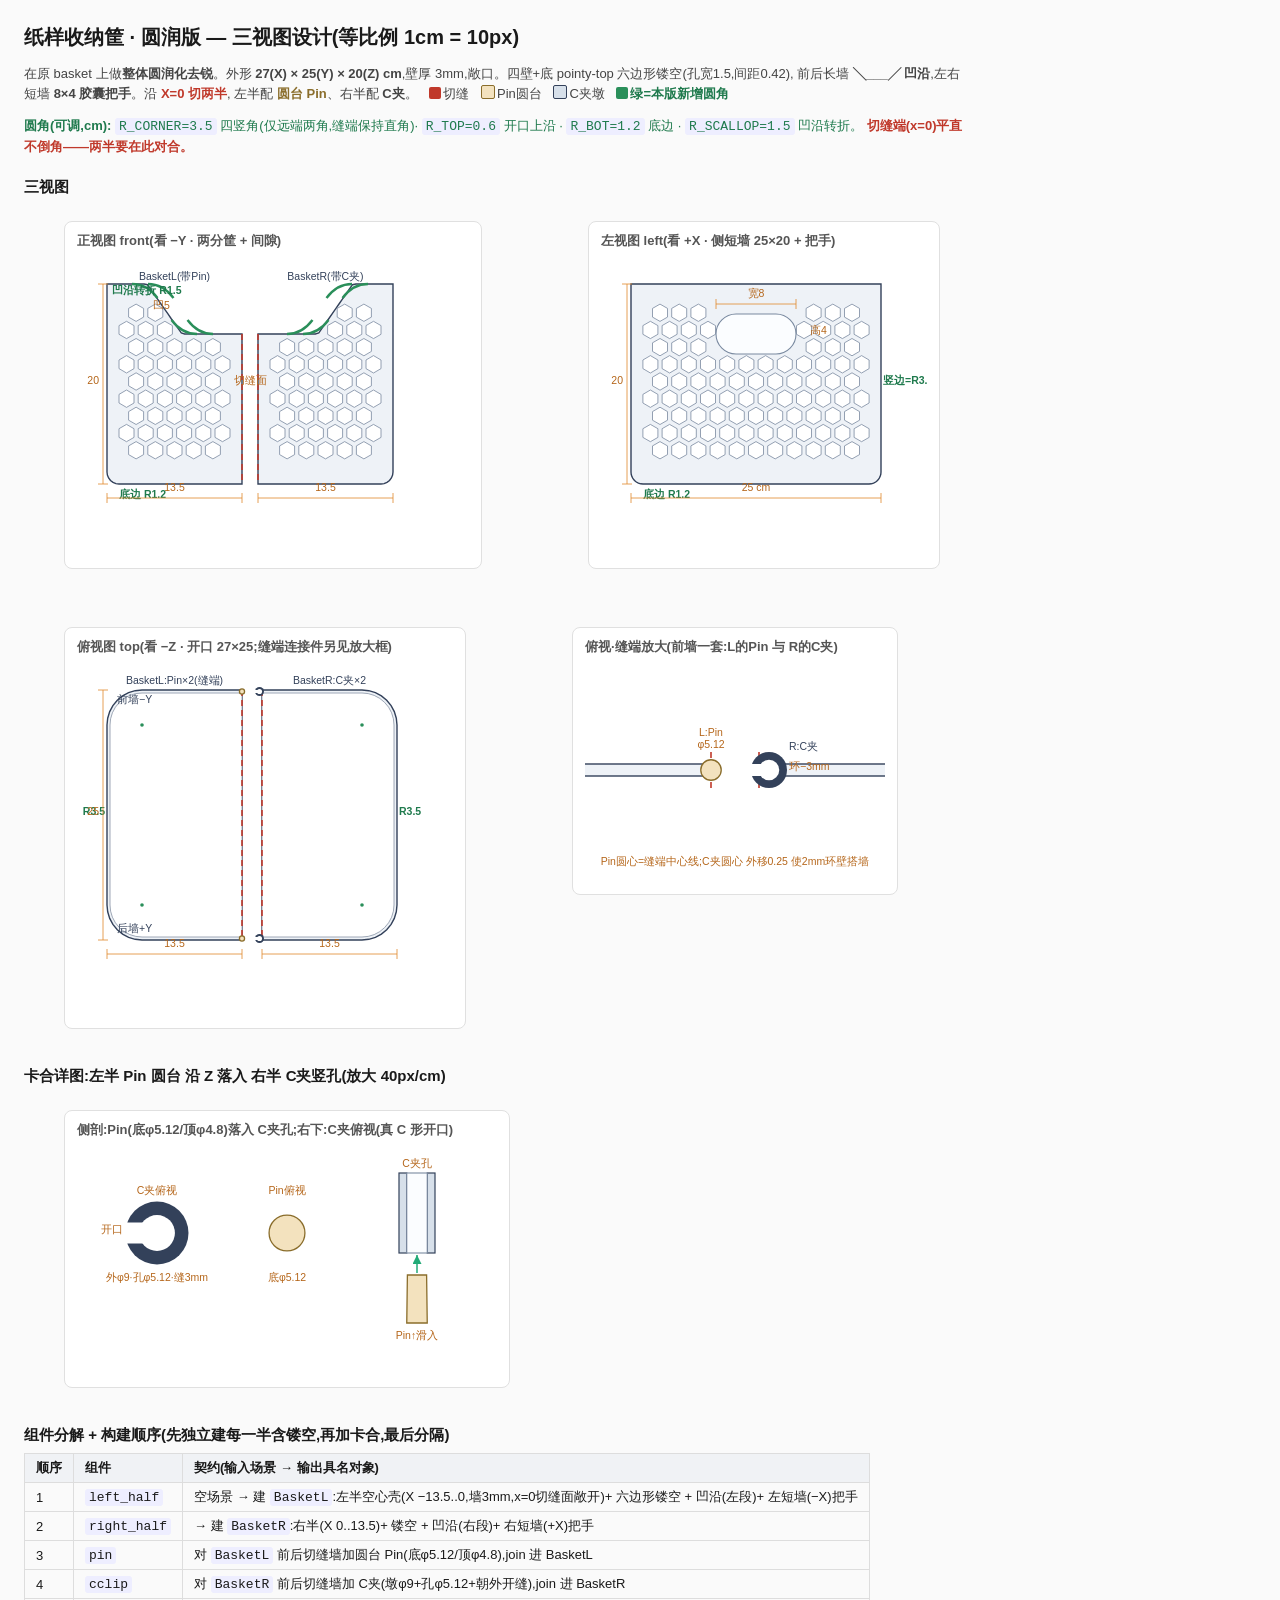
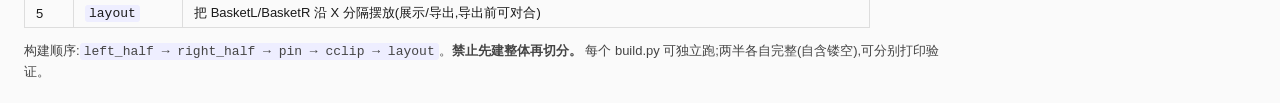
<file: projects/basket_round/spec/preview.html>
<!DOCTYPE html>
<html lang="zh">
<head>
<meta charset="UTF-8">
<title>纸样收纳筐 · 三视图设计</title>
<style>
  body{font-family:-apple-system,"PingFang SC",sans-serif;margin:24px;color:#1a1a1a;background:#fafafa;}
  h1{font-size:20px;} h2{font-size:15px;margin:22px 0 8px;}
  p{font-size:13px;color:#444;max-width:940px;line-height:1.5;}
  .views{display:flex;gap:26px;flex-wrap:wrap;align-items:flex-start;}
  .view{background:#fff;border:1px solid #e0e0e0;border-radius:8px;padding:10px 12px;}
  .view figcaption{font-size:13px;color:#555;margin-bottom:4px;font-weight:600;}
  .edge{fill:#eef2f7;stroke:#33415a;stroke-width:1.4;}
  .inner{fill:#fff;stroke:#8894a5;stroke-width:0.8;}
  .hex{fill:#fff;stroke:#7a8aa0;stroke-width:0.8;}
  .hole{fill:#fbfdff;stroke:#7a8aa0;stroke-width:1.1;}
  .post{fill:#d7e0ea;stroke:#33415a;stroke-width:1.2;}
  .pin{fill:#f3e2be;stroke:#8a6d2b;stroke-width:1.3;}
  .cut{fill:none;stroke:#c0392b;stroke-width:1.6;stroke-dasharray:6 4;}
  .round{fill:none;stroke:#2a8f5a;stroke-width:2.4;}
  .rlbl{fill:#1f7a4d;font-size:10.5px;font-weight:600;}
  .dim{stroke:#e08a2b;stroke-width:0.8;}
  .dimtxt{fill:#b5661a;font-size:10.5px;}
  .lbl{fill:#33415a;font-size:10.5px;}
  table{border-collapse:collapse;font-size:13px;margin-top:8px;}
  td,th{border:1px solid #ddd;padding:5px 11px;text-align:left;} th{background:#f0f2f5;}
  code{background:#eef;padding:1px 4px;border-radius:3px;}
  .k{display:inline-block;width:12px;height:12px;border-radius:2px;vertical-align:-1px;margin:0 2px 0 8px;}
</style>
</head>
<body>
  <h1>纸样收纳筐 · 圆润版 — 三视图设计(等比例 1cm = 10px)</h1>
  <p>在原 basket 上做<b>整体圆润化去锐</b>。外形 <b>27(X) × 25(Y) × 20(Z) cm</b>,壁厚 3mm,敞口。四壁+底 pointy-top 六边形镂空(孔宽1.5,间距0.42),
     前后长墙 <b>╲___╱ 凹沿</b>,左右短墙 <b>8×4 胶囊把手</b>。沿 <b style="color:#c0392b">X=0 切两半</b>,
     左半配 <b style="color:#8a6d2b">圆台 Pin</b>、右半配 <b>C夹</b>。
     <span class="k" style="background:#c0392b"></span>切缝
     <span class="k" style="background:#f3e2be;border:1px solid #8a6d2b"></span>Pin圆台
     <span class="k" style="background:#d7e0ea;border:1px solid #33415a"></span>C夹墩
     <span class="k" style="background:#2a8f5a"></span><b style="color:#1f7a4d">绿=本版新增圆角</b>
  </p>
  <p style="color:#1f7a4d"><b>圆角(可调,cm):</b>
     <code>R_CORNER=3.5</code> 四竖角(仅远端两角,缝端保持直角)·
     <code>R_TOP=0.6</code> 开口上沿 · <code>R_BOT=1.2</code> 底边 · <code>R_SCALLOP=1.5</code> 凹沿转折。
     <b style="color:#c0392b">切缝端(x=0)平直不倒角——两半要在此对合。</b></p>

  <h2>三视图</h2>
  <div class="views">
    <figure class="view">
      <figcaption>正视图 front(看 −Y · 两分筐 + 间隙)</figcaption>
      <svg id="svg-front" width="392" height="300"></svg>
    </figure>
    <figure class="view">
      <figcaption>左视图 left(看 +X · 侧短墙 25×20 + 把手)</figcaption>
      <svg id="svg-left" width="326" height="300"></svg>
    </figure>
    <figure class="view">
      <figcaption>俯视图 top(看 −Z · 开口 27×25;缝端连接件另见放大框)</figcaption>
      <svg id="svg-top" width="376" height="354"></svg>
    </figure>
    <figure class="view">
      <figcaption>俯视·缝端放大(前墙一套:L的Pin 与 R的C夹)</figcaption>
      <svg id="svg-seam" width="300" height="220"></svg>
    </figure>
  </div>

  <h2>卡合详图:左半 Pin 圆台 沿 Z 落入 右半 C夹竖孔(放大 40px/cm)</h2>
  <div class="views">
    <figure class="view">
      <figcaption>侧剖:Pin(底φ5.12/顶φ4.8)落入 C夹孔;右下:C夹俯视(真 C 形开口)</figcaption>
      <svg id="svg-joint" width="420" height="230"></svg>
    </figure>
  </div>

  <h2>组件分解 + 构建顺序(先独立建每一半含镂空,再加卡合,最后分隔)</h2>
  <table>
    <tr><th>顺序</th><th>组件</th><th>契约(输入场景 → 输出具名对象)</th></tr>
    <tr><td>1</td><td><code>left_half</code></td><td>空场景 → 建 <code>BasketL</code>:左半空心壳(X −13.5..0,墙3mm,x=0切缝面敞开)+ 六边形镂空 + 凹沿(左段)+ 左短墙(−X)把手</td></tr>
    <tr><td>2</td><td><code>right_half</code></td><td>→ 建 <code>BasketR</code>:右半(X 0..13.5)+ 镂空 + 凹沿(右段)+ 右短墙(+X)把手</td></tr>
    <tr><td>3</td><td><code>pin</code></td><td>对 <code>BasketL</code> 前后切缝墙加圆台 Pin(底φ5.12/顶φ4.8),join 进 BasketL</td></tr>
    <tr><td>4</td><td><code>cclip</code></td><td>对 <code>BasketR</code> 前后切缝墙加 C夹(墩φ9+孔φ5.12+朝外开缝),join 进 BasketR</td></tr>
    <tr><td>5</td><td><code>layout</code></td><td>把 BasketL/BasketR 沿 X 分隔摆放(展示/导出,导出前可对合)</td></tr>
  </table>
  <p>构建顺序:<code>left_half → right_half → pin → cclip → layout</code>。<b>禁止先建整体再切分。</b>
     每个 build.py 可独立跑;两半各自完整(自含镂空),可分别打印验证。</p>

<script>
// ===== 尺寸(镜像 model.json,cm) =====
const P = {
  LENGTH:27, WIDTH:25, HEIGHT:20, WALL:0.3,
  R_CORNER:3.5, R_TOP:0.6, R_BOT:1.2, R_SCALLOP:1.5,   // ← 圆润版新增(可调)
  HEX_W:1.5, HEX_GAP:0.42, R:1.5/Math.sqrt(3), HH:0.75,
  MARGIN_SIDE:1.0, MARGIN_BOTTOM:1.2, MARGIN_TOP:1.0,
  SCALLOP_DIP:5, SCALLOP_CORNER:4, SCALLOP_FLAT:6,
  HANDLE_W:8, HANDLE_H:4, HANDLE_GAP_TOP:3,
  SEAM_HALF:0.75, JOINT_OD:0.9, JOINT_ID:0.512, JOINT_R:0.45,
  PIN_D_TOP:0.48, PIN_D_BOT:0.512, SLOT_W:0.30, JOINT_TOP:15, CCLIP_OFFSET:0.25,
};
const S = 10, PAD = 30;   // px/cm, 内边距
const NS = "http://www.w3.org/2000/svg";

// ===== 六边形中心坐标:与 op hex_array.py 同算法自动生成(u=沿墙, v=竖直) =====
// 改 model.json 的 HEX_W/HEX_GAP/margins 后,只需同步上面的 P,三视图自动重排。
const HEX_H = 2*P.R, DX = P.HEX_W+P.HEX_GAP, DY = 0.75*HEX_H+P.HEX_GAP;
const UP_LO = P.WALL+P.MARGIN_BOTTOM, UP_HI = P.HEIGHT-P.MARGIN_TOP;   // z0=0

function hitsHandle(u,v){
  const zhi=P.HEIGHT-P.HANDLE_GAP_TOP, zlo=zhi-P.HANDLE_H;
  return (u-P.HH < P.HANDLE_W/2 && u+P.HH > -P.HANDLE_W/2 && v-P.R < zhi && v+P.R > zlo);
}
// 在 [a0,a1]×[u0,u1] 铺六边形,返回中心 [{u,v}]。opts:{seam(缝绝对x),profile,handle}
function tileRect(a0,a1,u0,u1,opts={}){
  const out=[], uspan=u1-u0;
  let nv = uspan < 0.75*HEX_H ? 0 : Math.floor((uspan+P.HEX_GAP)/DY);
  if(nv>0 && nv%2===0) nv--;
  nv=Math.max(nv,1);
  const vFirst=u0+(uspan-(nv-1)*DY)/2, acenter=(a0+a1)/2;
  for(let r=0;r<nv;r++){
    const vc=vFirst+r*DY, off=(r%2===0)?0:DX/2;
    let m=0;
    while(m<=200){
      const cands=(off===0&&m===0)?[0]:[off+m*DX,-(off+m*DX)];
      let anyIn=false;
      for(const c of cands){
        const uc=acenter+c;
        if(uc-P.HH<a0 || uc+P.HH>a1) continue;
        anyIn=true;
        if(opts.seam!==undefined && Math.abs(uc-opts.seam)-P.HH < P.SEAM_HALF) continue;
        if(opts.profile && vc+P.R > profileZ(uc)) continue;
        if(opts.handle && hitsHandle(uc,vc)) continue;
        out.push({u:uc,v:vc});
      }
      if(!anyIn && m>0) break;
      m++;
    }
  }
  return out;
}
// 前墙:两半各自铺(缝在 x=0,含凹沿 profile)。ms=margin_side
const MS=P.MARGIN_SIDE, half=P.LENGTH/2;
const FRONT_HEX_L = tileRect(-half+MS, 0-MS, UP_LO, UP_HI, {seam:0, profile:true});
const FRONT_HEX_R = tileRect(0+MS, half-MS, UP_LO, UP_HI, {seam:0, profile:true});
// 短墙:沿 Y 铺,避开把手
const SIDE_HEX = tileRect(-P.WIDTH/2+MS, P.WIDTH/2-MS, UP_LO, UP_HI, {handle:true});

function el(tag, attrs){const e=document.createElementNS(NS,tag);for(const k in attrs)e.setAttribute(k,attrs[k]);return e;}
function add(svg,tag,attrs){const e=el(tag,attrs);svg.appendChild(e);return e;}
function txt(svg,x,y,s,cls="dimtxt",anchor="middle"){const e=el("text",{x,y,class:cls,"text-anchor":anchor});e.textContent=s;svg.appendChild(e);}

function profileZ(x){
  const mid=P.LENGTH/2-P.SCALLOP_CORNER, dip=P.HEIGHT-P.SCALLOP_DIP, ax=Math.abs(x);
  if(ax<=P.SCALLOP_FLAT)return dip;
  if(ax>=mid)return P.HEIGHT;
  return dip+(ax-P.SCALLOP_FLAT)/(mid-P.SCALLOP_FLAT)*P.SCALLOP_DIP;
}
// 画一个 pointy-top 六边形,中心(cx,cy)cm,map(a,b)->[px,py]
function hexAt(svg,cx,cy,map){
  const R=P.R,HH=P.HH,pts=[[0,R],[HH,R/2],[HH,-R/2],[0,-R],[-HH,-R/2],[-HH,R/2]];
  const s=pts.map(([dx,dy])=>{const[px,py]=map(cx+dx,cy+dy);return px.toFixed(1)+","+py.toFixed(1)}).join(" ");
  add(svg,"polygon",{class:"hex",points:s});
}
function dimH(svg,x0,x1,y,label,map){
  const[a,yb]=map(x0,y),[b]=map(x1,y);
  add(svg,"line",{class:"dim",x1:a,y1:yb,x2:b,y2:yb});
  add(svg,"line",{class:"dim",x1:a,y1:yb-5,x2:a,y2:yb+5});
  add(svg,"line",{class:"dim",x1:b,y1:yb-5,x2:b,y2:yb+5});
  txt(svg,(a+b)/2,yb-7,label);
}
function dimV(svg,x,z0,z1,label,map){
  const[px,a]=map(x,z0),[,b]=map(x,z1);
  add(svg,"line",{class:"dim",x1:px,y1:a,x2:px,y2:b});
  add(svg,"line",{class:"dim",x1:px-5,y1:a,x2:px+5,y2:a});
  add(svg,"line",{class:"dim",x1:px-5,y1:b,x2:px+5,y2:b});
  txt(svg,px-4,(a+b)/2,label,"dimtxt","end");
}
// 轴对齐矩形 [xin,xout]×[y0,y1],每角半径 r=[A,B,C,D](A=xin,y0 B=xout,y0 C=xout,y1 D=xin,y1),
// 返回 cm 点列(圆角用弧采样,过 map 变换后仍正确,不受坐标翻转影响)。r 某项=0 即直角。
function rrPts(xin,xout,y0,y1,r){
  const [rA,rB,rC,rD]=r, pts=[], N=8;
  const arc=(cx,cy,a0,a1,rad)=>{for(let i=0;i<=N;i++){const a=a0+(a1-a0)*i/N;pts.push([cx+rad*Math.cos(a),cy+rad*Math.sin(a)]);}};
  rA?arc(xin+rA,y0+rA,Math.PI,1.5*Math.PI,rA):pts.push([xin,y0]);
  rB?arc(xout-rB,y0+rB,1.5*Math.PI,2*Math.PI,rB):pts.push([xout,y0]);
  rC?arc(xout-rC,y1-rC,0,0.5*Math.PI,rC):pts.push([xout,y1]);
  rD?arc(xin+rD,y1-rD,0.5*Math.PI,Math.PI,rD):pts.push([xin,y1]);
  return pts;
}
function polyPath(pts,m){return pts.map(([x,y])=>{const[px,py]=m(x,y);return px.toFixed(1)+","+py.toFixed(1);}).join(" ");}

// ---------- 正视图:两个独立分筐 BasketL / BasketR,中间留间隙 ----------
(function(){
  const svg=document.getElementById("svg-front"),L=P.LENGTH,H=P.HEIGHT,GAP=1.6;
  // 每半宽 L/2=13.5;半的本地坐标 x∈[-L/2,0](左半) / [0,L/2](右半)
  // 摆放:左半整体左移 GAP/2,右半右移 GAP/2,中间空开
  const half=L/2;
  const map=(x,z)=>[PAD+(x+half+GAP/2)*S, PAD+(H-z)*S];  // 画布左边基准

  const rb=P.R_BOT;
  // 半个外轮廓(含凹沿的一侧):x 从 xin..xout。far=离缝的那端(该端底角圆 R_BOT)。
  function halfOutline(xin,xout,far){
    let p=[];
    // 底边:far 端底角圆 rb,缝端(另一端)直角
    if(far==='xin'){ // 左半:xin 是远端
      p.push([xin,rb]);
      for(let i=0;i<=6;i++){const a=Math.PI+(0.5*Math.PI)*i/6; p.push([xin+rb+rb*Math.cos(a), rb+rb*Math.sin(a)]);} // 左下圆角
      p.push([xout,0]); // 缝端直角
    } else {
      p.push([xin,0]); // 缝端直角
      for(let i=0;i<=6;i++){const a=1.5*Math.PI+(0.5*Math.PI)*i/6; p.push([xout-rb+rb*Math.cos(a), rb+rb*Math.sin(a)]);} // 右下圆角
      p.push([xout,rb]);
    }
    const n=40;
    for(let i=0;i<=n;i++){const x=xout-(xout-xin)*i/n;p.push([x,profileZ(x)]);} // 顶 profile 回到起点侧
    return p;
  }
  // 凹沿转折圆弧(绿):在 profileZ 的两个拐点 |x|=flat(凹底) 和 |x|=mid(满高) 画 R_SCALLOP 过渡示意
  function scallopArcs(m){
    const dip=H-P.SCALLOP_DIP, mid=L/2-P.SCALLOP_CORNER, flat=P.SCALLOP_FLAT, r=P.R_SCALLOP;
    [-1,1].forEach(sgn=>{
      // 凹底拐点
      let d1=`M${m(sgn*(flat-r),dip)[0]},${m(0,dip)[1]} Q${m(sgn*flat,dip)[0]},${m(0,dip)[1]} ${m(sgn*(flat+r*0.7),dip+P.SCALLOP_DIP*0.28)[0]},${m(sgn*(flat+r*0.7),dip+P.SCALLOP_DIP*0.28)[1]}`;
      add(svg,"path",{class:"round",d:d1});
      // 满高拐点
      let d2=`M${m(sgn*(mid-r*0.7),H-P.SCALLOP_DIP*0.28)[0]},${m(sgn*(mid-r*0.7),H-P.SCALLOP_DIP*0.28)[1]} Q${m(sgn*mid,H)[0]},${m(0,H)[1]} ${m(sgn*(mid+r),H)[0]},${m(0,H)[1]}`;
      add(svg,"path",{class:"round",d:d2});
    });
  }
  // 左半:x -13.5..0(切缝在 x=0);左移 -GAP/2
  function drawHalf(sign){
    const dx=sign*GAP/2;
    const m=(x,z)=>map(x+dx,z);
    const xin = sign<0? -half : 0, xout = sign<0? 0 : half;
    const far = sign<0? 'xin':'xout';
    const out=halfOutline(xin,xout,far).map(([x,z])=>m(x,z));
    add(svg,"polygon",{class:"edge",points:out.map(p=>p[0].toFixed(1)+","+p[1].toFixed(1)).join(" ")});
    // 六边形:该半自己的一组(自动生成,已含凹沿/缝禁孔带)
    (sign<0?FRONT_HEX_L:FRONT_HEX_R).forEach(({u,v})=>hexAt(svg,u,v,m));
    // 切缝面(x=0 这条竖边)标红
    const t=m(0,profileZ(0)),b=m(0,0);
    add(svg,"line",{class:"cut",x1:t[0],y1:t[1],x2:b[0],y2:b[1]});
    return {m,xin,xout};
  }
  const Lh=drawHalf(-1), Rh=drawHalf(+1);
  scallopArcs(Lh.m); scallopArcs(Rh.m);   // 凹沿转折圆弧(绿)
  txt(svg, Lh.m(-half+P.SCALLOP_CORNER,H)[0], Lh.m(0,H)[1]+10, "凹沿转折 R"+P.R_SCALLOP, "rlbl","middle");
  txt(svg, Lh.m(-half+rb,0)[0], Lh.m(0,0)[1]+14, "底边 R"+rb, "rlbl","start");
  // 标注:哪半是 Pin / 哪半是 C夹(连接件在前后墙内壁,此视图不可见,仅文字标注)
  txt(svg, Lh.m(-half/2,H)[0], Lh.m(0,H)[1]-4, "BasketL(带Pin)","lbl");
  txt(svg, Rh.m(half/2,H)[0], Rh.m(0,H)[1]-4, "BasketR(带C夹)","lbl");
  txt(svg, map(0,profileZ(0))[0], map(0,H/2)[1], "切缝面","dimtxt");
  // 尺寸:各半 13.5 + 凹沿深
  dimH(svg,-half,0,-1.4,"13.5",Lh.m);
  dimH(svg,0,half,-1.4,"13.5",Rh.m);
  dimV(svg,-half-0.4,0,H,"20",Lh.m);
  txt(svg,Lh.m(-half+P.SCALLOP_CORNER,H)[0]+6,Lh.m(0,H-P.SCALLOP_DIP/2)[1],"凹5","dimtxt","start");
})();

// ---------- 左视图 ----------
(function(){
  const svg=document.getElementById("svg-left"),W=P.WIDTH,H=P.HEIGHT;
  const map=(y,z)=>[PAD+(y+W/2)*S, PAD+(H-z)*S];
  // 短墙外轮廓:顶部=开口(不做 R_CORNER 大圆),底两角圆 R_BOT。
  // 注:四竖角 R_CORNER 是水平面内的圆角,在本视图里表现为左右两条竖边——在俯视图看。
  const rb=P.R_BOT;
  add(svg,"path",{class:"edge",d:"M"+polyPath(rrPts(-W/2,W/2,0,H,[rb,rb,0,0]),map).replace(/ /g," L")+" Z"});
  SIDE_HEX.forEach(({u,v})=>hexAt(svg,u,v,map));
  // 底两角圆 R_BOT 标注
  txt(svg,map(-W/2+rb,0)[0],map(0,0)[1]+14,"底边 R"+rb,"rlbl","start");
  txt(svg,map(W/2,H/2)[0]+2,map(0,H/2)[1],"竖边=R"+P.R_CORNER+"(俯视)","rlbl","start");
  // 胶囊把手 8×4,顶距墙顶3 → z 13..17
  const z1=P.HEIGHT-P.HANDLE_GAP_TOP, z0=z1-P.HANDLE_H;
  const hp=map(-P.HANDLE_W/2,z1), rpx=P.HANDLE_H/2*S;
  add(svg,"rect",{class:"hole",x:hp[0],y:hp[1],width:P.HANDLE_W*S,height:P.HANDLE_H*S,rx:rpx,ry:rpx});
  dimH(svg,-P.HANDLE_W/2,P.HANDLE_W/2,z1+1.0,"宽8",map);
  txt(svg,map(P.HANDLE_W/2,(z0+z1)/2)[0]+14,map(0,(z0+z1)/2)[1],"高4","dimtxt","start");
  dimH(svg,-W/2,W/2,-1.4,"25 cm",map);
  dimV(svg,-W/2-0.4,0,H,"20",map);
})();

// ---------- 俯视图:两分筐分开,墙框完整,连接件圆心按 requirement 规则 ----------
// 圆心(俯视):Pin 在该半缝端墙中心线上;C夹圆心沿墙长往缝外移 CCLIP_OFFSET(=0.25),
//   使 2mm 环壁与筐墙搭接。前后墙壁厚中心线 wy=±(W/2−WALL/2)。缝在各半 x=0。
// 画黑环+白孔+白3mm矩形 = 模拟 bool(白底即减掉),也是后续 bool 依据。
(function(){
  const svg=document.getElementById("svg-top"),L=P.LENGTH,W=P.WIDTH,t=P.WALL,GAP=2.0;
  const half=L/2;
  const map=(x,y)=>[PAD+(x+half+GAP/2)*S, PAD+(y+W/2)*S];
  const wyF=-(W/2-t/2), wyB=(W/2-t/2);   // 前墙/后墙 壁厚中心线 y

  function cclip(m,cx,wy,openSign){
    // 黑环:填黑大圆
    const c=m(cx,wy);
    add(svg,"circle",{cx:c[0],cy:c[1],r:P.JOINT_R*S,fill:"#33415a"});
    // 白孔 φ5.12
    add(svg,"circle",{cx:c[0],cy:c[1],r:P.JOINT_ID/2*S,fill:"#fff"});
    // 白 3mm 矩形:从孔通到环外,朝 openSign 方向(沿墙长 x),模拟 bool 减出开口
    const sl=P.SLOT_W/2*S, rr=P.JOINT_R*S;
    const x0 = openSign<0 ? c[0]-rr-1 : c[0];
    add(svg,"rect",{x:x0,y:c[1]-sl,width:rr+1,height:P.SLOT_W*S,fill:"#fff"});
  }

  const rc=P.R_CORNER, ri=rc-t;   // 外壳圆角 rc,内腔同心圆角 rc-t → 壁厚恒 t
  function drawHalf(sign){
    const dx=sign*GAP/2;
    const m=(x,y)=>map(x+dx,y);
    const xin=sign<0?-half:0, xout=sign<0?0:half;
    // 圆角只在远端(离缝那端)两角;缝端(x=0)两角=0(直角)。
    // 角顺序 [ (xin,-W/2), (xout,-W/2), (xout,+W/2), (xin,+W/2) ]
    const outR = sign<0 ? [rc,0,0,rc] : [0,rc,rc,0];   // 左半远端=xin;右半远端=xout
    add(svg,"path",{class:"edge",points:"",d:"M"+polyPath(rrPts(xin,xout,-W/2,W/2,outR),m).replace(/ /g," L")+" Z"});
    // 内腔:缝面(x=0)敞开,另三面留壁;远端两内角同心圆 ri
    const inx0=sign<0? xin+t : 0, inx1=sign<0? 0 : xout-t;
    const inR = sign<0 ? [ri,0,0,ri] : [0,ri,ri,0];
    add(svg,"path",{class:"inner",d:"M"+polyPath(rrPts(inx0,inx1,-W/2+t,W/2-t,inR),m).replace(/ /g," L")+" Z"});
    // 远端两圆角标绿点
    const farx = sign<0? xin : xout;
    [-W/2,W/2].forEach(yy=>{const c=m(farx + (sign<0?rc:-rc), yy + (yy<0?rc:-rc)); add(svg,"circle",{cx:c[0],cy:c[1],r:1.8,fill:"#2a8f5a"});});
    // 缝面红线(x=0)
    const a=m(0,-W/2),b=m(0,W/2);
    add(svg,"line",{class:"cut",x1:a[0],y1:a[1],x2:b[0],y2:b[1]});
    // 连接件
    [wyF,wyB].forEach(wy=>{
      if(sign<0){ // L:Pin 圆心在缝端(x=0)墙中心线
        const c=m(0,wy);
        add(svg,"circle",{class:"pin",cx:c[0],cy:c[1],r:P.PIN_D_BOT/2*S});
      }else{      // R:C夹 圆心从缝端(x=0)往缝外(−x)移 CCLIP_OFFSET
        cclip(m, -P.CCLIP_OFFSET, wy, -1);
      }
    });
    return {m};
  }
  const Lh=drawHalf(-1), Rh=drawHalf(+1);
  txt(svg,Lh.m(-half/2,0)[0],Lh.m(0,-W/2)[1]-6,"BasketL:Pin×2(缝端)","lbl");
  txt(svg,Rh.m(half/2,0)[0],Rh.m(0,-W/2)[1]-6,"BasketR:C夹×2","lbl");
  txt(svg,Lh.m(-half,0)[0]-2,Lh.m(0,0)[1],"R"+P.R_CORNER,"rlbl","end");
  txt(svg,Rh.m(half,0)[0]+2,Rh.m(0,0)[1],"R"+P.R_CORNER,"rlbl","start");
  txt(svg,Lh.m(-half+1,0)[0],Lh.m(0,-W/2+t+1)[1],"前墙−Y","lbl","start");
  txt(svg,Lh.m(-half+1,0)[0],Lh.m(0,W/2-t-0.5)[1],"后墙+Y","lbl","start");
  dimH(svg,-half,0,W/2+1.4,"13.5",Lh.m);
  dimH(svg,0,half,W/2+1.4,"13.5",Rh.m);
  dimV(svg,-half-0.4,-W/2,W/2,"25",Lh.m);
})();

// ---------- 俯视·缝端放大(40px/cm):前墙一套连接件,坐标按 requirement 规则 ----------
// 局部坐标:壁厚中心线=0(横轴=沿墙长 X;纵轴=墙厚 Y,墙占 −WALL/2..+WALL/2)。
// 缝在 X=0。GAP 表两半展示间隙。Pin 圆心(L)=(0,0);C夹圆心(R)=(+CCLIP_OFFSET? )见下。
(function(){
  const svg=document.getElementById("svg-seam"), s=40, GAP=1.2;
  const cx0=150, cy0=110;   // 画布中心=缝(墙中心线)
  const m=(x,y)=>[cx0 + x*s, cy0 - y*s];  // x沿墙长(右+), y墙厚(上+)
  // 墙厚上下缘
  const wt=P.WALL;
  // L 半墙:x from -6..-GAP/2(示意一段),厚 -wt/2..+wt/2
  add(svg,"rect",{class:"edge",x:m(-6,wt/2)[0],y:m(-6,wt/2)[1],width:(6-GAP/2)*s,height:wt*s});
  // R 半墙:x from +GAP/2..+6
  add(svg,"rect",{class:"edge",x:m(GAP/2,wt/2)[0],y:m(GAP/2,wt/2)[1],width:(6-GAP/2)*s,height:wt*s});
  // 缝面红线(两半各自的 x=0,展示时被 GAP 分开)
  add(svg,"line",{class:"cut",x1:m(-GAP/2,wt/2+0.3)[0],y1:m(0,wt/2+0.3)[1],x2:m(-GAP/2,-wt/2-0.3)[0],y2:m(0,-wt/2-0.3)[1]});
  add(svg,"line",{class:"cut",x1:m(GAP/2,wt/2+0.3)[0],y1:m(0,wt/2+0.3)[1],x2:m(GAP/2,-wt/2-0.3)[0],y2:m(0,-wt/2-0.3)[1]});
  // L 的 Pin:圆心在该半缝端(x=-GAP/2)墙中心线 y=0
  const pc=m(-GAP/2,0);
  add(svg,"circle",{class:"pin",cx:pc[0],cy:pc[1],r:P.PIN_D_BOT/2*s});
  txt(svg,pc[0],pc[1]-P.JOINT_R*s-16,"L:Pin");
  txt(svg,pc[0],pc[1]-P.JOINT_R*s-4,"φ5.12","dimtxt");
  // R 的 C夹:圆心从该半缝端(x=+GAP/2)沿墙长外移 CCLIP_OFFSET(往 +x,即离缝进墙体)
  const ccx=GAP/2 + P.CCLIP_OFFSET, cc=m(ccx,0), R=P.JOINT_R*s, rr=P.JOINT_ID/2*s, hw=P.SLOT_W/2*s;
  add(svg,"circle",{cx:cc[0],cy:cc[1],r:R,fill:"#33415a"});   // 黑环
  add(svg,"circle",{cx:cc[0],cy:cc[1],r:rr,fill:"#fff"});     // 白孔
  add(svg,"rect",{x:cc[0]-R-1,y:cc[1]-hw,width:R+1,height:P.SLOT_W*s,fill:"#fff"}); // 白3mm→朝缝(左)开口
  txt(svg,cc[0]+R+2,cc[1]-R-2,"R:C夹","lbl","start");
  txt(svg,cc[0]+R+2,cc[1],"环−3mm","dimtxt","start");
  // 说明
  txt(svg,cx0,205,"Pin圆心=缝端中心线;C夹圆心 外移0.25 使2mm环壁搭墙","dimtxt");
})();

// ---------- 卡合详图(放大 70px/cm):C夹俯视(环−矩形) · Pin俯视 · 侧剖上滑 ----------
(function(){
  const svg=document.getElementById("svg-joint"),s=70;
  const arrow=el("marker",{id:"ar",markerWidth:8,markerHeight:8,refX:6,refY:3,orient:"auto"});
  arrow.appendChild(el("path",{d:"M0,0 L6,3 L0,6 Z",fill:"#2a7"}));
  const defs=el("defs",{});defs.appendChild(arrow);svg.appendChild(defs);
  const R=P.JOINT_R*s, r=P.JOINT_ID/2*s, hw=P.SLOT_W/2*s;

  // === (a) C夹俯视 = 黑环 + 白孔 + 白3mm矩形(= bool 减出开口),朝左开口 ===
  const ax=80, ay=90;
  add(svg,"circle",{cx:ax,cy:ay,r:R,fill:"#33415a"});
  add(svg,"circle",{cx:ax,cy:ay,r:r,fill:"#fff"});
  add(svg,"rect",{x:ax-R-1,y:ay-hw,width:R+1,height:P.SLOT_W*s,fill:"#fff"});
  txt(svg,ax,ay-R-8,"C夹俯视");
  txt(svg,ax,ay+R+16,"外φ9·孔φ5.12·缝3mm");
  txt(svg,ax-R-3,ay,"开口","dimtxt","end");

  // === (b) Pin俯视 = 实心圆(此处画底径 φ5.12) ===
  const bx2=210, by2=90;
  add(svg,"circle",{cx:bx2,cy:by2,r:P.PIN_D_BOT/2*s,class:"pin"});
  txt(svg,bx2,by2-R-8,"Pin俯视");
  txt(svg,bx2,by2+R+16,"底φ5.12");

  // === (c) 侧剖:C夹孔在上,Pin圆台在下,底大顶小,从下往上滑入 ===
  const cx=340;
  const ro=P.JOINT_OD/2*40, ri=P.JOINT_ID/2*40;  // 侧剖用 40px/cm 省宽
  const postT=30, postB=110;
  add(svg,"rect",{class:"post",x:cx-ro,y:postT,width:ro-ri,height:postB-postT});
  add(svg,"rect",{class:"post",x:cx+ri,y:postT,width:ro-ri,height:postB-postT});
  add(svg,"rect",{class:"hole",x:cx-ri,y:postT,width:2*ri,height:postB-postT});
  txt(svg,cx,postT-6,"C夹孔");
  const pT=132, pB=180, bw=P.PIN_D_BOT/2*40, tw=P.PIN_D_TOP/2*40;
  add(svg,"polygon",{class:"pin",points:`${cx-bw},${pB} ${cx+bw},${pB} ${cx+tw},${pT} ${cx-tw},${pT}`});
  add(svg,"line",{x1:cx,y1:pT-2,x2:cx,y2:postB+2,stroke:"#2a7","stroke-width":1.5,"marker-end":"url(#ar)"});
  txt(svg,cx,pB+16,"Pin↑滑入");
})();
</script>
</body>
</html>
</file>
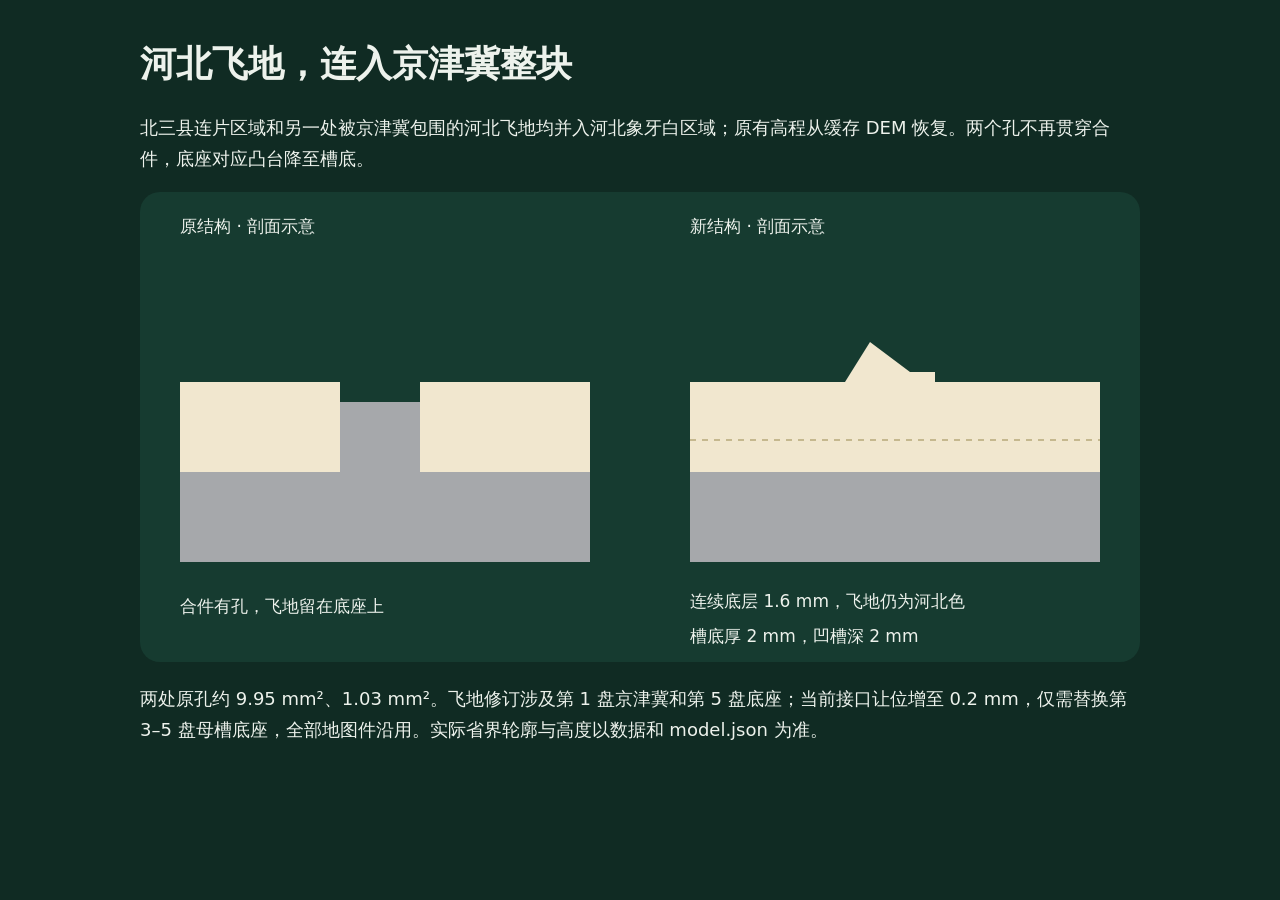
<file: projects/china_relief/spec/hebei_exclaves.html>
<!doctype html><html lang="zh"><meta charset="utf-8"><title>京津冀飞地并入</title><style>body{background:#102b23;color:#edf2ec;font:18px system-ui;margin:40px}main{max-width:1000px;margin:auto}svg{width:100%;background:#163b30;border-radius:20px}p{line-height:1.7}text{fill:#edf2ec;font:17px system-ui}</style><main><h1>河北飞地，连入京津冀整块</h1><p>北三县连片区域和另一处被京津冀包围的河北飞地均并入河北象牙白区域；原有高程从缓存 DEM 恢复。两个孔不再贯穿合件，底座对应凸台降至槽底。</p><svg viewBox="0 0 1000 470"><g transform="translate(40 60)"><text y="-20">原结构 · 剖面示意</text><path d="M0 130H160V200H240V130H410V220H0Z" fill="#f1e7cf"/><path d="M0 220H160V150H240V220H410V310H0Z" fill="#a6a8ab"/><text y="360">合件有孔，飞地留在底座上</text></g><g transform="translate(550 60)"><text y="-20">新结构 · 剖面示意</text><path d="M0 130H155L180 90L220 120H245V130H410V220H0Z" fill="#f1e7cf"/><path d="M0 220H410V310H0Z" fill="#a6a8ab"/><path d="M0 188H410" stroke="#c5b88f" stroke-width="2" stroke-dasharray="6 6"/><text y="355">连续底层 1.6 mm，飞地仍为河北色</text><text y="390">槽底厚 2 mm，凹槽深 2 mm</text></g></svg><p>两处原孔约 9.95 mm²、1.03 mm²。飞地修订涉及第 1 盘京津冀和第 5 盘底座；当前接口让位增至 0.2 mm，仅需替换第 3–5 盘母槽底座，全部地图件沿用。实际省界轮廓与高度以数据和 model.json 为准。</p></main></html>
</file>
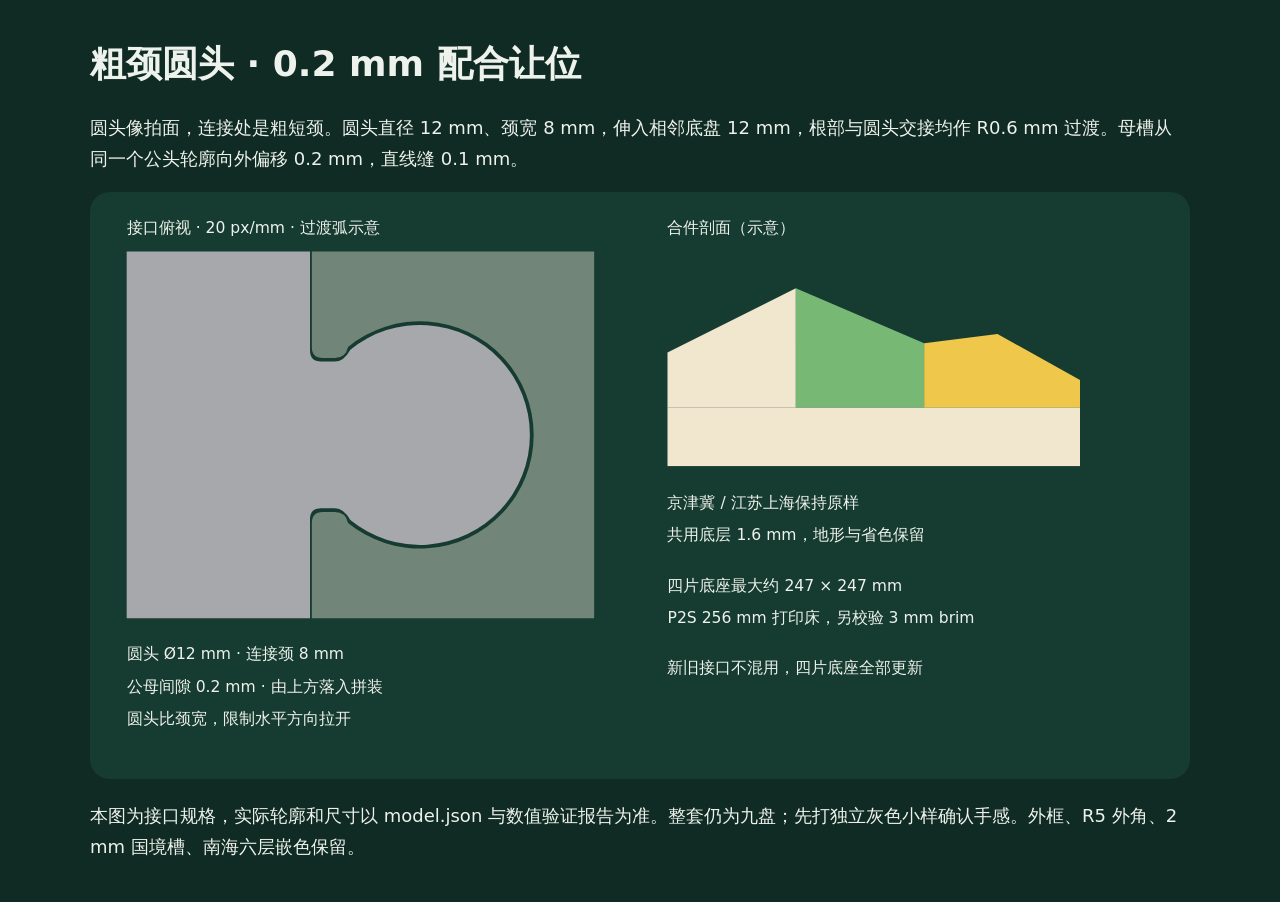
<file: projects/china_relief/spec/joints_and_assemblies.html>
<!doctype html><html lang="zh"><meta charset="utf-8"><title>粗颈圆头接口规格</title><style>body{background:#102b23;color:#edf2ec;font:18px system-ui;margin:40px}main{max-width:1100px;margin:auto}svg{width:100%;background:#163b30;border-radius:20px}p{line-height:1.7}text{fill:#edf2ec;font:17px system-ui}</style><main><h1>粗颈圆头 · 0.2 mm 配合让位</h1><p>圆头像拍面，连接处是粗短颈。圆头直径 12 mm、颈宽 8 mm，伸入相邻底盘 12 mm，根部与圆头交接均作 R0.6 mm 过渡。母槽从同一个公头轮廓向外偏移 0.2 mm，直线缝 0.1 mm。</p><svg viewBox="0 0 1200 640"><g transform="translate(40 65)"><text y="-20">接口俯视 · 20 px/mm · 过渡弧示意</text><path d="M0 0H200V108Q200 120 212 120H227Q237 120 244 107.044A120 120 0 1 1 244 292.956Q237 280 227 280H212Q200 280 200 292V400H0Z" fill="#a6a8ab"/><path d="M202 0H510V400H202V296Q202 284 214 284H227Q239 284 241.467 295.961A124 124 0 1 0 241.467 104.039Q239 116 227 116H214Q202 116 202 104Z" fill="#718678"/><text y="445">圆头 Ø12 mm · 连接颈 8 mm</text><text y="480">公母间隙 0.2 mm · 由上方落入拼装</text><text y="515">圆头比颈宽，限制水平方向拉开</text></g><g transform="translate(630 65)"><text y="-20">合件剖面（示意）</text><rect y="170" width="450" height="64" fill="#f1e7cf"/><path d="M0 170V110L140 40V170Z" fill="#f1e7cf"/><path d="M140 170V40L280 100V170Z" fill="#78b875"/><path d="M280 170V100L360 90L450 140V170Z" fill="#efc84b"/><text y="280">京津冀 / 江苏上海保持原样</text><text y="315">共用底层 1.6 mm，地形与省色保留</text><text y="370">四片底座最大约 247 × 247 mm</text><text y="405">P2S 256 mm 打印床，另校验 3 mm brim</text><text y="460">新旧接口不混用，四片底座全部更新</text></g></svg><p>本图为接口规格，实际轮廓和尺寸以 model.json 与数值验证报告为准。整套仍为九盘；先打独立灰色小样确认手感。外框、R5 外角、2 mm 国境槽、南海六层嵌色保留。</p></main></html>
</file>
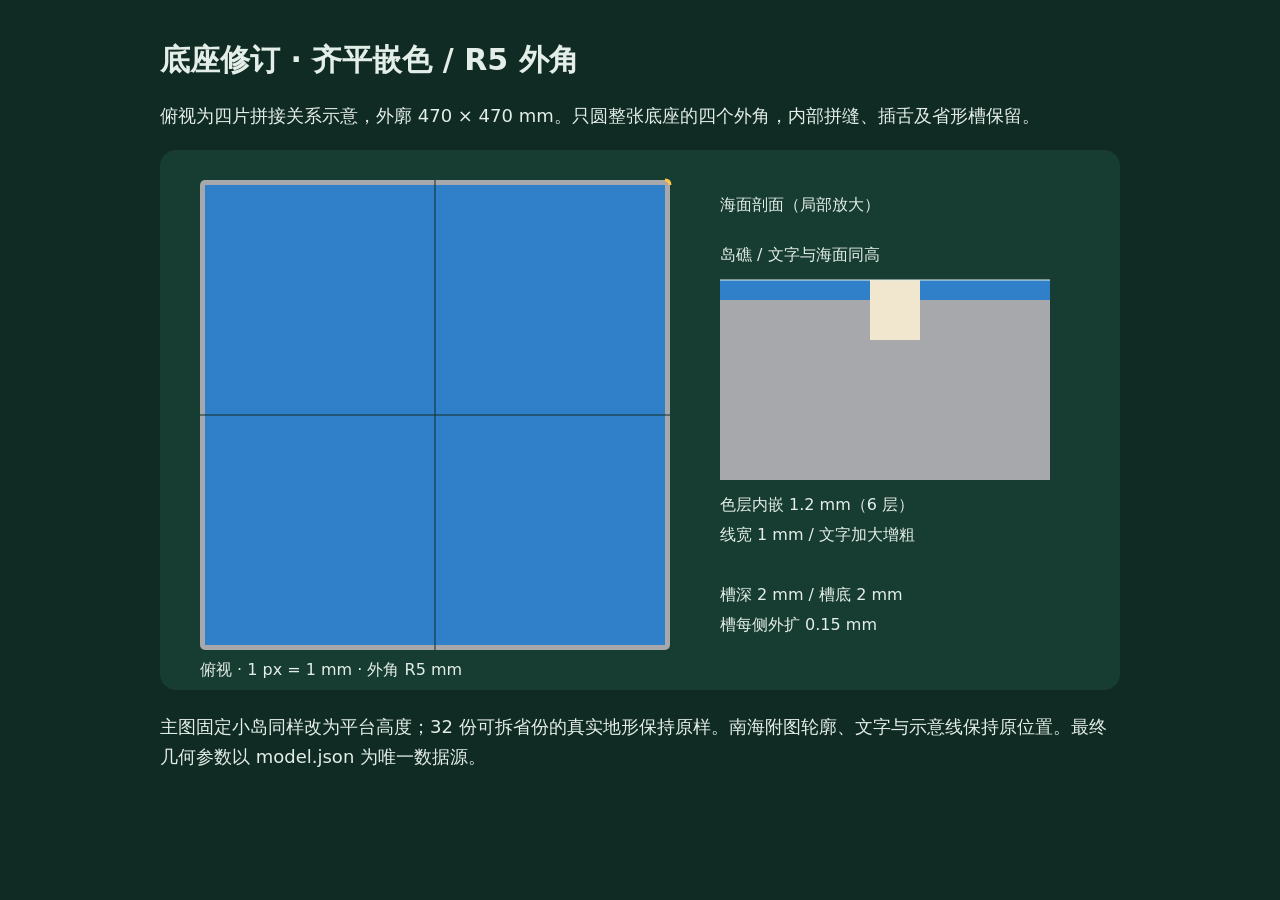
<file: projects/china_relief/spec/preview.html>
<!doctype html><html lang="zh"><meta charset="utf-8"><title>齐平嵌色与外角圆润修订</title>
<style>body{background:#102b23;color:#e4eee8;font:18px system-ui;margin:40px}main{max-width:960px;margin:auto}svg{width:100%;background:#173c31;border-radius:16px}h1{font-size:30px}p{line-height:1.7}.dim{fill:#e4eee8;font:16px system-ui}</style>
<main><h1>底座修订 · 齐平嵌色 / R5 外角</h1><p>俯视为四片拼接关系示意，外廓 470 × 470 mm。只圆整张底座的四个外角，内部拼缝、插舌及省形槽保留。</p>
<svg viewBox="0 0 960 540" aria-label="俯视和剖面"><g transform="translate(40 30)"><rect x="0" y="0" width="470" height="470" rx="5" fill="#a6a8ab"/><rect x="5" y="5" width="460" height="460" fill="#2f80c9"/><path d="M235 0V470M0 235H470" stroke="#142b25" stroke-width="1"/><path d="M470 5 Q470 0 465 0" fill="none" stroke="#ffc44a" stroke-width="3"/><text x="0" y="495" class="dim">俯视 · 1 px = 1 mm · 外角 R5 mm</text></g>
<g transform="translate(560 60)"><text class="dim">海面剖面（局部放大）</text><rect x="0" y="90" width="330" height="180" fill="#a6a8ab"/><rect x="0" y="70" width="330" height="20" fill="#2f80c9"/><rect x="150" y="70" width="50" height="60" fill="#f1e7cf"/><path d="M0 70H330" stroke="#e4eee8"/><text y="50" class="dim">岛礁 / 文字与海面同高</text><text y="300" class="dim">色层内嵌 1.2 mm（6 层）</text><text y="330" class="dim">线宽 1 mm / 文字加大增粗</text><text y="390" class="dim">槽深 2 mm / 槽底 2 mm</text><text y="420" class="dim">槽每侧外扩 0.15 mm</text></g></svg>
<p>主图固定小岛同样改为平台高度；32 份可拆省份的真实地形保持原样。南海附图轮廓、文字与示意线保持原位置。最终几何参数以 model.json 为唯一数据源。</p></main></html>
</file>
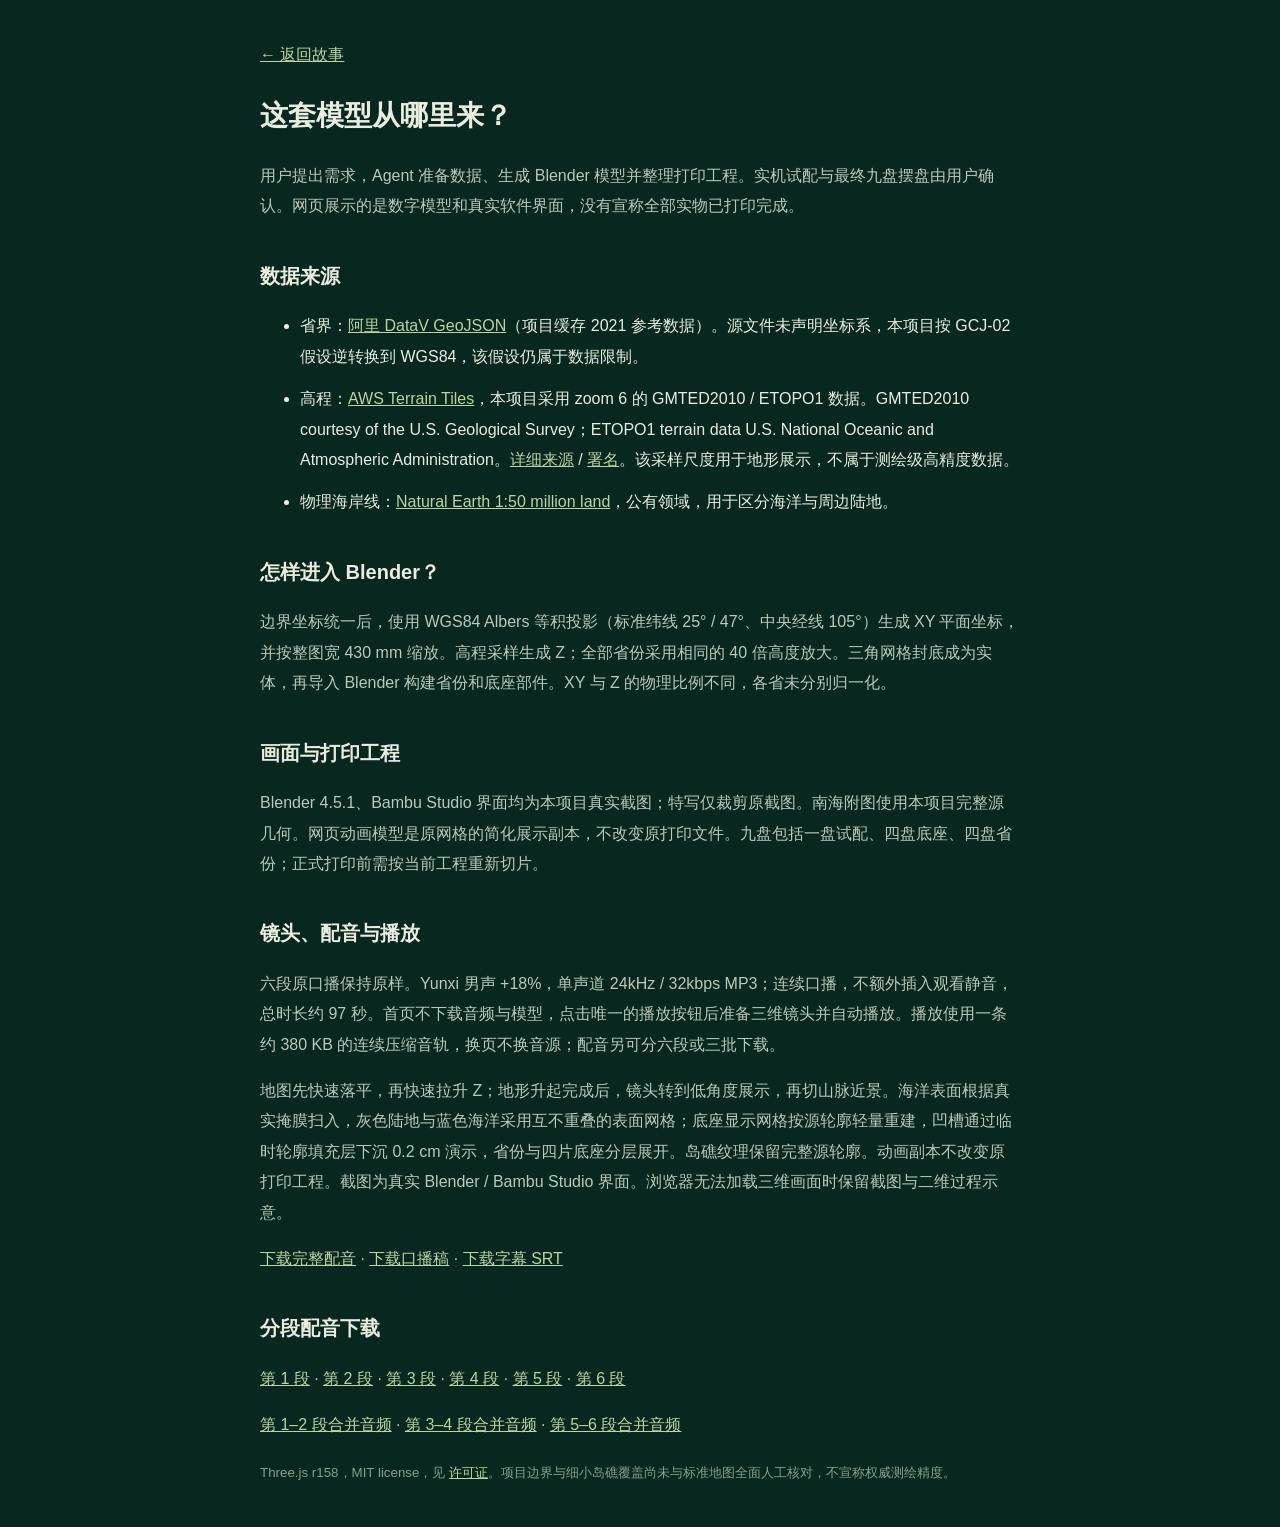
<file: projects/china_relief/story/credits.html>
<!doctype html><html lang="zh-CN"><meta charset="utf-8"><meta name="viewport" content="width=device-width,initial-scale=1"><title>数据、画面与配音来源</title><style>body{margin:0;background:#08271e;color:#e8ede0;font:16px/1.9 "PingFang SC",sans-serif}main{max-width:760px;margin:auto;padding:40px 24px}h1{font-size:28px}h2{font-size:20px;margin-top:35px}a{color:#bad4a4}p{color:#b9caba}li{margin:12px 0}small{color:#879f8d}</style><main><a href="index.html">← 返回故事</a><h1>这套模型从哪里来？</h1><p>用户提出需求，Agent 准备数据、生成 Blender 模型并整理打印工程。实机试配与最终九盘摆盘由用户确认。网页展示的是数字模型和真实软件界面，没有宣称全部实物已打印完成。</p><h2>数据来源</h2><ul><li>省界：<a href="https://geo.datav.aliyun.com/areas_v3/bound/100000_full.json" target="_blank" rel="noopener">阿里 DataV GeoJSON</a>（项目缓存 2021 参考数据）。源文件未声明坐标系，本项目按 GCJ-02 假设逆转换到 WGS84，该假设仍属于数据限制。</li><li>高程：<a href="https://registry.opendata.aws/terrain-tiles/" target="_blank" rel="noopener">AWS Terrain Tiles</a>，本项目采用 zoom 6 的 GMTED2010 / ETOPO1 数据。GMTED2010 courtesy of the U.S. Geological Survey；ETOPO1 terrain data U.S. National Oceanic and Atmospheric Administration。<a href="https://github.com/tilezen/joerd/blob/master/docs/data-sources.md" target="_blank" rel="noopener">详细来源</a> / <a href="https://github.com/tilezen/joerd/blob/master/docs/attribution.md" target="_blank" rel="noopener">署名</a>。该采样尺度用于地形展示，不属于测绘级高精度数据。</li><li>物理海岸线：<a href="https://www.naturalearthdata.com/downloads/50m-physical-vectors/50m-land/" target="_blank" rel="noopener">Natural Earth 1:50 million land</a>，公有领域，用于区分海洋与周边陆地。</li></ul><h2>怎样进入 Blender？</h2><p>边界坐标统一后，使用 WGS84 Albers 等积投影（标准纬线 25° / 47°、中央经线 105°）生成 XY 平面坐标，并按整图宽 430 mm 缩放。高程采样生成 Z；全部省份采用相同的 40 倍高度放大。三角网格封底成为实体，再导入 Blender 构建省份和底座部件。XY 与 Z 的物理比例不同，各省未分别归一化。</p><h2>画面与打印工程</h2><p>Blender 4.5.1、Bambu Studio 界面均为本项目真实截图；特写仅裁剪原截图。南海附图使用本项目完整源几何。网页动画模型是原网格的简化展示副本，不改变原打印文件。九盘包括一盘试配、四盘底座、四盘省份；正式打印前需按当前工程重新切片。</p><h2>镜头、配音与播放</h2><p>六段原口播保持原样。Yunxi 男声 +18%，单声道 24kHz / 32kbps MP3；连续口播，不额外插入观看静音，总时长约 97 秒。首页不下载音频与模型，点击唯一的播放按钮后准备三维镜头并自动播放。播放使用一条约 380 KB 的连续压缩音轨，换页不换音源；配音另可分六段或三批下载。</p><p>地图先快速落平，再快速拉升 Z；地形升起完成后，镜头转到低角度展示，再切山脉近景。海洋表面根据真实掩膜扫入，灰色陆地与蓝色海洋采用互不重叠的表面网格；底座显示网格按源轮廓轻量重建，凹槽通过临时轮廓填充层下沉 0.2 cm 演示，省份与四片底座分层展开。岛礁纹理保留完整源轮廓。动画副本不改变原打印工程。截图为真实 Blender / Bambu Studio 界面。浏览器无法加载三维画面时保留截图与二维过程示意。</p><p><a href="narration.mp3" download>下载完整配音</a> · <a href="narration.txt" download>下载口播稿</a> · <a href="captions.srt.txt" download="captions.srt">下载字幕 SRT</a></p><h2>分段配音下载</h2><p><a href="assets/audio/01.mp3" download>第 1 段</a> · <a href="assets/audio/02.mp3" download>第 2 段</a> · <a href="assets/audio/03.mp3" download>第 3 段</a> · <a href="assets/audio/04.mp3" download>第 4 段</a> · <a href="assets/audio/05.mp3" download>第 5 段</a> · <a href="assets/audio/06.mp3" download>第 6 段</a></p><p><a href="assets/audio/batch-1.mp3" download>第 1–2 段合并音频</a> · <a href="assets/audio/batch-2.mp3" download>第 3–4 段合并音频</a> · <a href="assets/audio/batch-3.mp3" download>第 5–6 段合并音频</a></p><small>Three.js r158，MIT license，见 <a href="assets/THREE-LICENSE.txt">许可证</a>。项目边界与细小岛礁覆盖尚未与标准地图全面人工核对，不宣称权威测绘精度。</small></main></html>
</file>
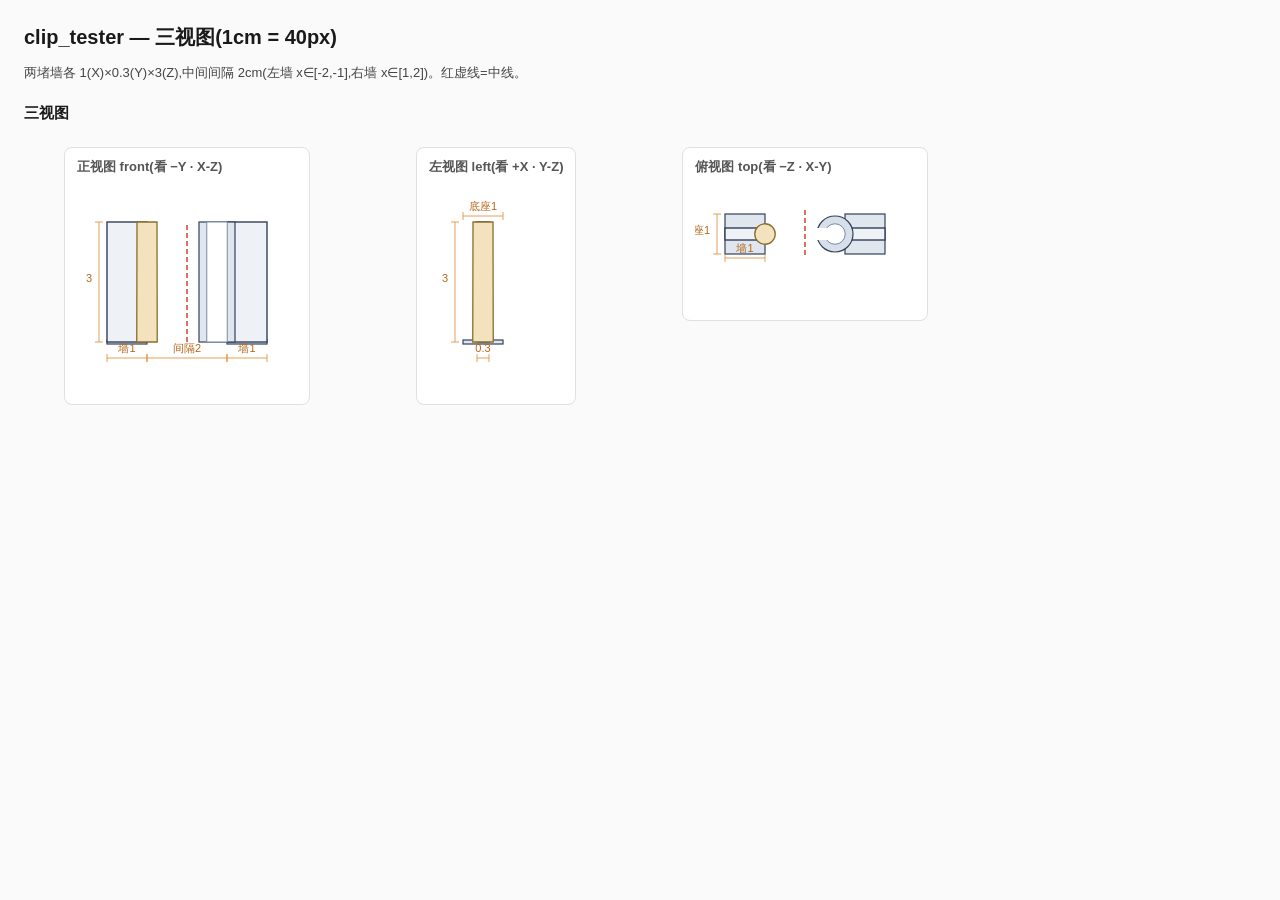
<file: projects/clip_tester/spec/preview.html>
<!DOCTYPE html>
<html lang="zh">
<head>
<meta charset="UTF-8">
<title>clip_tester · 三视图</title>
<style>
  body{font-family:-apple-system,"PingFang SC",sans-serif;margin:24px;color:#1a1a1a;background:#fafafa;}
  h1{font-size:20px;} h2{font-size:15px;margin:22px 0 8px;} p{font-size:13px;color:#444;}
  .views{display:flex;gap:26px;flex-wrap:wrap;align-items:flex-start;}
  .view{background:#fff;border:1px solid #e0e0e0;border-radius:8px;padding:10px 12px;}
  .view figcaption{font-size:13px;color:#555;margin-bottom:4px;font-weight:600;}
  .edge{fill:#eef2f7;stroke:#33415a;stroke-width:1.4;}
  .base{fill:#dfe6ee;stroke:#33415a;stroke-width:1.2;}
  .pin{fill:#f3e2be;stroke:#8a6d2b;stroke-width:1.3;}
  .hole{fill:#fff;stroke:#7a8aa0;stroke-width:1;}
  .cut{fill:none;stroke:#c0392b;stroke-width:1.4;stroke-dasharray:5 3;}
  .dim{stroke:#e08a2b;stroke-width:0.8;} .dimtxt{fill:#b5661a;font-size:11px;}
</style>
</head>
<body>
  <h1>clip_tester — 三视图(1cm = <span id="sc"></span>px)</h1>
  <p>两堵墙各 1(X)×0.3(Y)×3(Z),中间间隔 2cm(左墙 x∈[-2,-1],右墙 x∈[1,2])。红虚线=中线。</p>

  <h2>三视图</h2>
  <div class="views">
    <figure class="view"><figcaption>正视图 front(看 −Y · X-Z)</figcaption><svg id="svg-front"></svg></figure>
    <figure class="view"><figcaption>左视图 left(看 +X · Y-Z)</figcaption><svg id="svg-left"></svg></figure>
    <figure class="view"><figcaption>俯视图 top(看 −Z · X-Y)</figcaption><svg id="svg-top"></svg></figure>
  </div>

<script>
const P = { WALL_W:1.0, WALL_T:0.3, H:3.0, BASE:1.0, BASE_T:0.1, PIN_DB:0.512, PIN_DT:0.5,
            JOINT_OD:0.9, JOINT_ID:0.512, SLOT_W:0.3 };
const S=40, PAD=30, NS="http://www.w3.org/2000/svg";
document.getElementById("sc").textContent=S;

function makeView(svgId,map,wCm,hCm){
  const svg=document.getElementById(svgId);
  svg.setAttribute("width",wCm*S+2*PAD); svg.setAttribute("height",hCm*S+2*PAD+18);
  const el=(t,a)=>{const e=document.createElementNS(NS,t);for(const k in a)e.setAttribute(k,a[k]);svg.appendChild(e);return e};
  const txt=(x,y,s,an)=>{const e=el("text",{x,y,class:"dimtxt","text-anchor":an||"middle"});e.textContent=s};
  const M=map;
  return {
    // rect(a,b,w,h):(a,b)为cm坐标某角,w/h为cm尺寸;映射对角两角取min,与朝向无关
    rect:(a,b,w,h,cls)=>{const p0=M(a,b),p1=M(a+w,b+h);
      el("rect",{class:cls||"edge",x:Math.min(p0[0],p1[0]),y:Math.min(p0[1],p1[1]),
        width:Math.abs(p1[0]-p0[0]),height:Math.abs(p1[1]-p0[1])})},
    // frustum 侧影(梯形):cx=轴心, zb/zt=底/顶高, db/dt=底/顶径。底大顶小的Pin
    frustum:(cx,zb,zt,db,dt)=>{const bl=M(cx-db/2,zb),br=M(cx+db/2,zb),tr=M(cx+dt/2,zt),tl=M(cx-dt/2,zt);
      el("polygon",{class:"pin",points:`${bl[0]},${bl[1]} ${br[0]},${br[1]} ${tr[0]},${tr[1]} ${tl[0]},${tl[1]}`})},
    circle:(ca,cb,dia,cls)=>{const p=M(ca,cb);el("circle",{class:cls||"pin",cx:p[0],cy:p[1],r:dia/2*S})},
    // C夹俯视:外圆φod(灰)+白内孔φid+白开槽(slotW宽,朝open方向:-x/+x/-y/+y)
    ring:(ca,cb,od,idia,slotW,open)=>{const p=M(ca,cb),ro=od/2*S,ri=idia/2*S,hw=slotW/2*S;
      el("circle",{cx:p[0],cy:p[1],r:ro,fill:"#d7e0ea",stroke:"#33415a","stroke-width":1.2});
      el("circle",{cx:p[0],cy:p[1],r:ri,fill:"#fff",stroke:"#7a8aa0"});
      let sx=p[0],sy=p[1]-hw,sw=ro+1,sh=slotW*S;   // 默认朝+x
      if(open==="-x"){sx=p[0]-ro-1;} else if(open==="+y"){sx=p[0]-hw;sy=p[1];sw=slotW*S;sh=ro+1;}
      else if(open==="-y"){sx=p[0]-hw;sy=p[1]-ro-1;sw=slotW*S;sh=ro+1;}
      el("rect",{x:sx,y:sy,width:sw,height:sh,fill:"#fff"})},
    cut:(a,b0,b1)=>{const p0=M(a,b0),p1=M(a,b1);el("line",{class:"cut",x1:p0[0],y1:p0[1],x2:p1[0],y2:p1[1]})},
    dimH:(a0,a1,b,l)=>{const p0=M(a0,b),p1=M(a1,b);el("line",{class:"dim",x1:p0[0],y1:p0[1],x2:p1[0],y2:p0[1]});
      el("line",{class:"dim",x1:p0[0],y1:p0[1]-4,x2:p0[0],y2:p0[1]+4});el("line",{class:"dim",x1:p1[0],y1:p0[1]-4,x2:p1[0],y2:p0[1]+4});
      txt((p0[0]+p1[0])/2,p0[1]-6,l)},
    dimV:(a,b0,b1,l)=>{const p0=M(a,b0),p1=M(a,b1);el("line",{class:"dim",x1:p0[0],y1:p0[1],x2:p0[0],y2:p1[1]});
      el("line",{class:"dim",x1:p0[0]-4,y1:p0[1],x2:p0[0]+4,y2:p0[1]});el("line",{class:"dim",x1:p0[0]-4,y1:p1[1],x2:p0[0]+4,y2:p1[1]});
      txt(p0[0]-7,(p0[1]+p1[1])/2,l,"end")},
  };
}

// 正视 front(X-Z):两墙拉开2cm(左x∈[-2,-1] 右x∈[1,2] z∈[0,3])+ 底座(z中心0,下移1.5)
(function(){
  const v=makeView("svg-front",(x,z)=>[PAD+(x+2)*S, PAD+(P.H-z+0.3)*S], 4, P.H+0.3);
  const bz=-P.BASE_T/2;                 // 底座 z∈[-0.05,0.05](墙中心1.5下移1.5→中心0)
  v.rect(-1.5-P.BASE/2,bz,P.BASE,P.BASE_T,"base");  // 左墙底座(X中心-1.5)
  v.rect(1.5-P.BASE/2,bz,P.BASE,P.BASE_T,"base");   // 右墙底座(X中心+1.5)
  v.rect(-2,0,1,P.H);   // 左墙
  v.rect(1,0,1,P.H);    // 右墙
  v.frustum(-1,0,P.H,P.PIN_DB,P.PIN_DT);   // 左件Pin:轴x=-1(左墙右缘),底大顶小
  v.rect(0.75-P.JOINT_OD/2,0,P.JOINT_OD,P.H,"base");   // 右件C夹墩:轴x=0.75,φ9竖柱
  v.rect(0.75-P.JOINT_ID/2,0,P.JOINT_ID,P.H,"hole");   // 中心竖孔φ5.12(贯通,正视为窄竖条)
  v.cut(0,0,P.H);
  v.dimH(-2,-1,-0.4,"墙1"); v.dimH(-1,1,-0.4,"间隔2"); v.dimH(1,2,-0.4,"墙1"); v.dimV(-2.2,0,P.H,"3");
})();

// 左视 left(Y-Z):墙侧面(厚0.3×高3)+ 底座(Y向1×厚0.1,在墙底)= 倒T
(function(){
  const v=makeView("svg-left",(y,z)=>[PAD+(y+0.6)*S, PAD+(P.H-z+0.3)*S], 1.2, P.H+0.3);
  const bz=-P.BASE_T/2;
  v.rect(-P.BASE/2,bz,P.BASE,P.BASE_T,"base");   // 底座 Y向1 × 厚0.1(横条)
  v.rect(-P.WALL_T/2,0,P.WALL_T,P.H);            // 墙 厚0.3×高3(竖条)
  v.frustum(0,0,P.H,P.PIN_DB,P.PIN_DT);          // 左件Pin侧影(轴y=0,底大顶小)
  v.dimH(-P.WALL_T/2,P.WALL_T/2,-0.4,"0.3"); v.dimV(-0.7,0,P.H,"3");
  v.dimH(-P.BASE/2,P.BASE/2,P.H+0.15,"底座1");
})();

// 俯视 top(X-Y):底座1×1方块(X中心±1.5)+ 墙细条(X向1×Y向0.3,压在底座上)
(function(){
  const v=makeView("svg-top",(x,y)=>[PAD+(x+2)*S, PAD+(y+0.6)*S], 4, 1.2);
  v.rect(-1.5-P.BASE/2,-P.BASE/2,P.BASE,P.BASE,"base");  // 左底座 1×1
  v.rect(1.5-P.BASE/2,-P.BASE/2,P.BASE,P.BASE,"base");   // 右底座 1×1
  v.rect(-2,-P.WALL_T/2,1,P.WALL_T);   // 左墙细条
  v.rect(1,-P.WALL_T/2,1,P.WALL_T);    // 右墙细条
  v.circle(-1,0,P.PIN_DB);             // 左件Pin俯视:圆φ5.12,圆心x=-1(左墙右缘) y=0
  v.ring(0.75,0,P.JOINT_OD,P.JOINT_ID,P.SLOT_W,"-x");  // 右件C夹:轴x=0.75,开槽朝缝(-x)
  v.cut(0,-0.6,0.6);
  v.dimH(-2,-1,0.6,"墙1"); v.dimV(-2.2,-P.BASE/2,P.BASE/2,"底座1");
})();
</script>
</body>
</html>
</file>
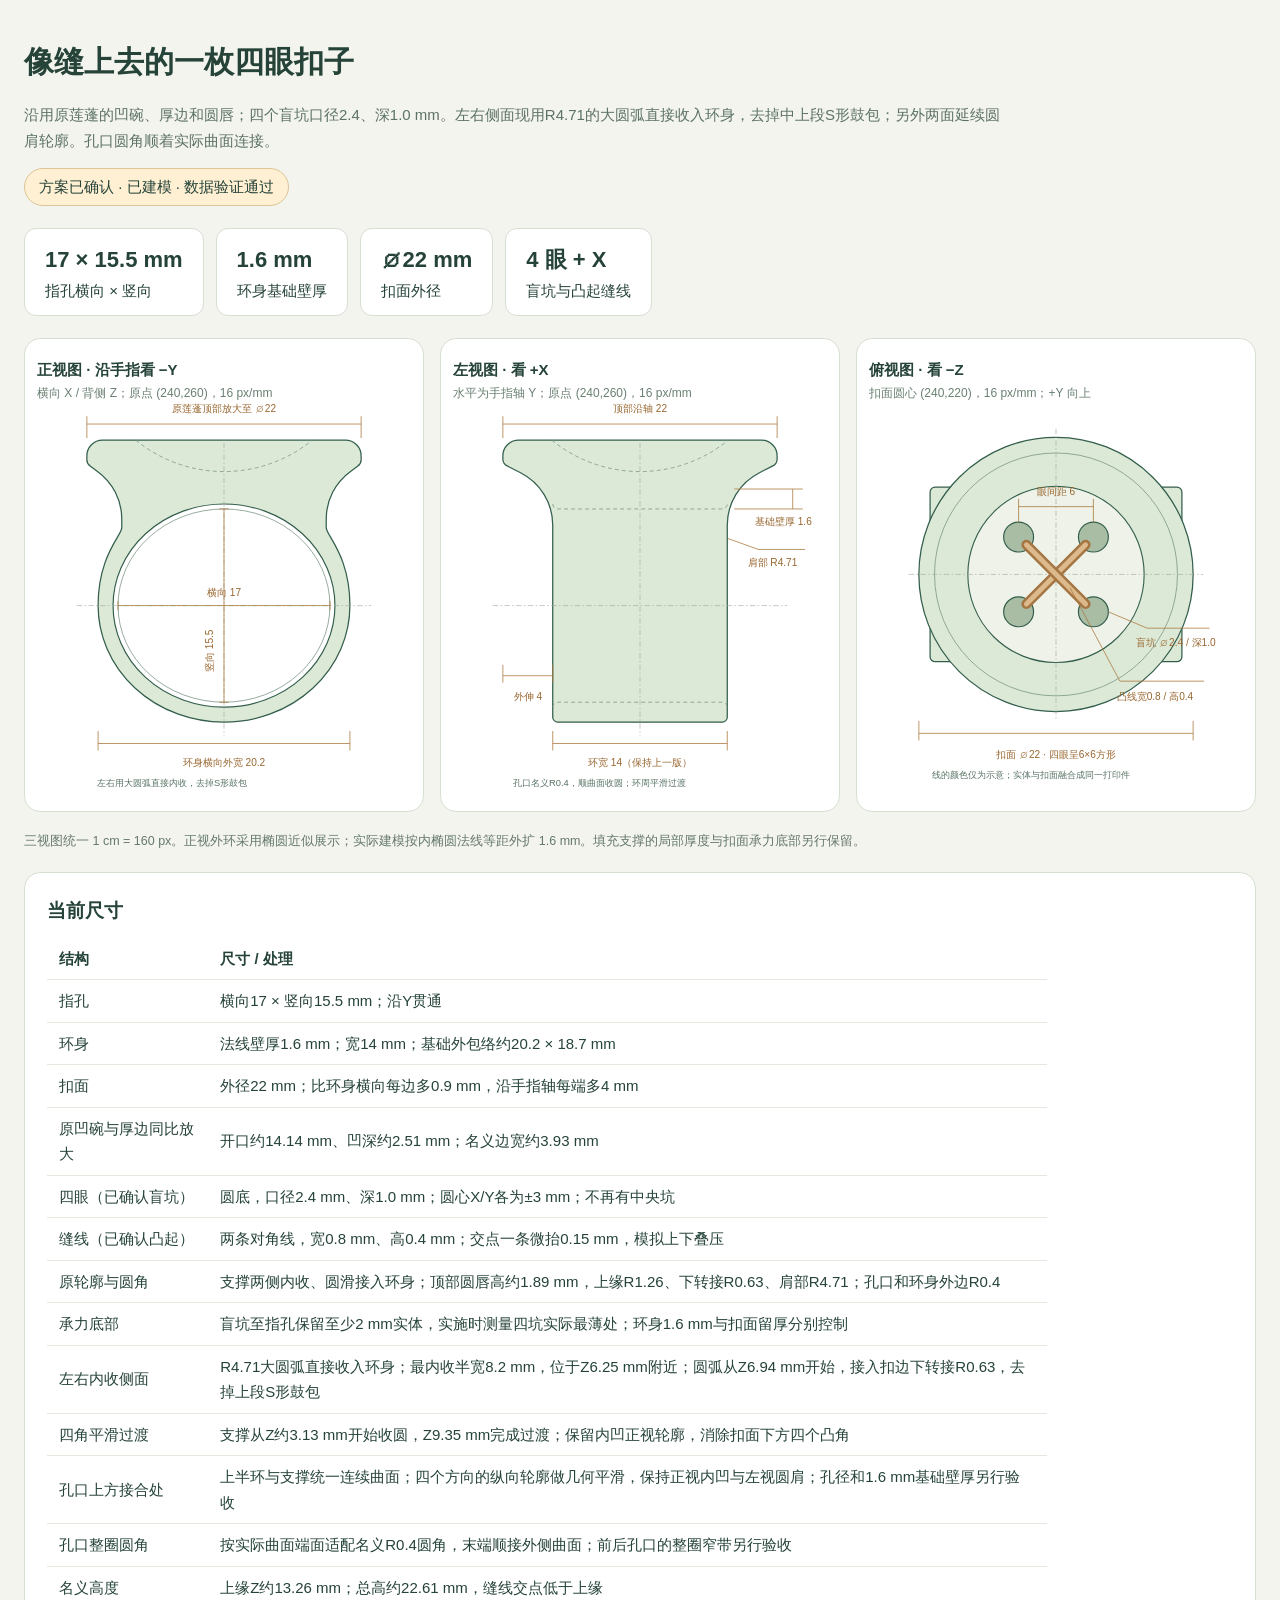
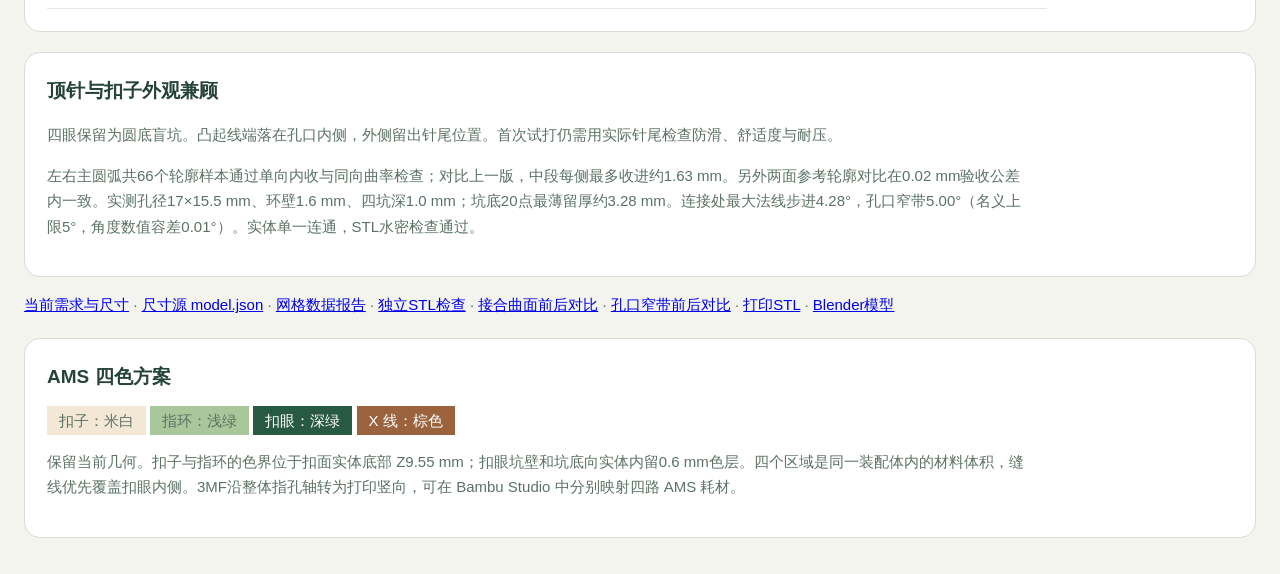
<file: projects/lotus_thimble/spec/button_proposal.html>
<!doctype html>
<html lang="zh-CN">
<head>
<meta charset="utf-8"><meta name="viewport" content="width=device-width,initial-scale=1">
<title>四眼扣子顶针 · 椭圆指孔方案</title>
<style>
*{box-sizing:border-box}body{margin:0;background:#f4f4ee;color:#254338;font:15px/1.7 -apple-system,BlinkMacSystemFont,"PingFang SC",sans-serif}main{max-width:1540px;margin:auto;padding:36px 24px}h1{font-size:30px;margin:0 0 12px}p{max-width:980px;color:#5c7265}.badge{display:inline-block;background:#fff0d3;border:1px solid #dcc596;border-radius:20px;padding:5px 14px}.facts{display:flex;gap:12px;flex-wrap:wrap;margin:22px 0}.fact{background:white;border:1px solid #d5dfd2;border-radius:12px;padding:12px 20px}.fact strong{display:block;font-size:22px}.views{display:grid;grid-template-columns:repeat(3,minmax(0,1fr));gap:16px}figure{margin:0;padding:18px 12px;background:white;border:1px solid #d5dfd2;border-radius:16px;overflow:auto}figcaption{font-weight:600}.sub{font-size:12px;color:#6a8072}svg{display:block;width:480px;max-width:100%;height:auto;margin:auto}.solid{fill:#dce9d7;stroke:#335e4c;stroke-width:1.6;stroke-linejoin:round}.void{fill:white;stroke:#335e4c;stroke-width:1.5}.axis{fill:none;stroke:#9dab9b;stroke-width:.8;stroke-dasharray:7 3 2 3}.hidden{fill:none;stroke:#7b9482;stroke-width:1;stroke-dasharray:5 4}.dim{fill:none;stroke:#ac783f;stroke-width:1}.dt{font-size:13px;fill:#98662f;text-anchor:middle}.label{font-size:12px;fill:#587364}.pit{fill:#a9bca4;stroke:#335e4c;stroke-width:1.5}.thread{fill:none;stroke:#a57542;stroke-width:9.6;stroke-linecap:round}.highlight{fill:none;stroke:#ddba8b;stroke-width:5;stroke-linecap:round}.panel{background:white;border:1px solid #d5dfd2;border-radius:16px;padding:22px;margin-top:20px}h2{font-size:19px;margin:0 0 10px}table{border-collapse:collapse;width:100%;max-width:1000px}td,th{text-align:left;padding:8px 12px;border-bottom:1px solid #e4e9df}small{color:#65796c}@media(max-width:1100px){.views{grid-template-columns:1fr}svg{max-width:480px}}@media print{main{padding:8px}.views{grid-template-columns:repeat(3,1fr)}figure{padding:8px}svg{width:100%}}
.thread{stroke-width:12.8}.highlight{stroke-width:6.4}
</style>
</head>
<body><main>
<h1>像缝上去的一枚四眼扣子</h1>
<p>沿用原莲蓬的凹碗、厚边和圆唇；四个盲坑口径2.4、深1.0 mm。左右侧面现用R4.71的大圆弧直接收入环身，去掉中上段S形鼓包；另外两面延续圆肩轮廓。孔口圆角顺着实际曲面连接。</p>
<span class="badge">方案已确认 · 已建模 · 数据验证通过</span>
<div class="facts"><div class="fact"><strong>17 × 15.5 mm</strong>指孔横向 × 竖向</div><div class="fact"><strong>1.6 mm</strong>环身基础壁厚</div><div class="fact"><strong>⌀22 mm</strong>扣面外径</div><div class="fact"><strong>4 眼 + X</strong>盲坑与凸起缝线</div></div>
<div class="views">
<figure><figcaption>正视图 · 沿手指看 −Y</figcaption><div class="sub">横向 X / 背侧 Z；原点 (240,260)，16 px/mm</div>
<svg viewBox="0 0 480 500" role="img" aria-label="横向17竖向15.5毫米的椭圆指孔，壁厚1.6毫米，上方22毫米扣面">
<!-- 外环为内椭圆法线等距外扩1.6mm，此轮廓用同轴椭圆近似展示；建模采用等距曲线。 -->
<!-- 左右两侧用R4.71的大圆弧直接内收，与下段及扣边圆角相切，去掉上段S形鼓包。 -->
<path class="solid" d="M84.114 47.771 H395.886 A20.114 20.114 0 0 1 416 67.885 V72.810 A10.057 10.057 0 0 1 411.843 80.954 L402.375 87.814 A75.429 75.429 0 0 0 371.2 148.897 V160 C371.2 170 401.6 196 401.6 260 A161.6 149.6 0 0 1 78.4 260 C78.4 196 108.8 170 108.8 160 V148.897 A75.429 75.429 0 0 0 77.625 87.814 L68.157 80.954 A10.057 10.057 0 0 1 64 72.810 V67.885 A20.114 20.114 0 0 1 84.114 47.771 Z"/>
<ellipse class="void" cx="240" cy="260" rx="142.4" ry="130.4"/>
<ellipse cx="240" cy="260" rx="136" ry="124" fill="none" stroke="#7b9482" stroke-width="1"/>
<path class="hidden" d="M126.857 47.771 A179.228 179.228 0 0 0 353.143 47.771"/>
<path class="axis" d="M240 51 V427 M51 260 H429"/>
<path class="dim" d="M104 260 H376 M104 254 V266 M376 254 V266"/><text class="dt" x="240" y="248">横向 17</text>
<path class="dim" d="M240 136 V384 M234 136 H246 M234 384 H246"/><text class="dt" transform="translate(226 318) rotate(-90)">竖向 15.5</text>
<path class="dim" d="M64 45 V17 M416 45 V17 M64 27 H416"/><text class="dt" x="240" y="12">原莲蓬顶部放大至 ⌀22</text>
<path class="dim" d="M78.4 421 V446 M401.6 421 V446 M78.4 437 H401.6"/><text class="dt" x="240" y="466">环身横向外宽 20.2</text>
<text class="label" x="77" y="491">左右用大圆弧直接内收，去掉S形鼓包</text>
</svg></figure>
<figure><figcaption>左视图 · 看 +X</figcaption><div class="sub">水平为手指轴 Y；原点 (240,260)，16 px/mm</div>
<svg viewBox="0 0 480 500" role="img" aria-label="环宽14毫米，扣面22毫米，沿手指轴每端突出4毫米，支撑采用圆滑肩部">
<!-- 顶部按22/14放大：肩部R4.71、下转接R0.63与上缘R1.26；环宽仍为14mm。 -->
<path class="solid" d="M84.114 47.771 H395.886 A20.114 20.114 0 0 1 416 67.885 V71.767 A10.057 10.057 0 0 1 410.492 80.736 L393.312 89.449 A75.429 75.429 0 0 0 352 156.721 V403.2 A6.4 6.4 0 0 1 345.6 409.6 H134.4 A6.4 6.4 0 0 1 128 403.2 V156.721 A75.429 75.429 0 0 0 86.688 89.449 L69.508 80.736 A10.057 10.057 0 0 1 64 71.767 V67.885 A20.114 20.114 0 0 1 84.114 47.771 Z"/>
<path class="hidden" d="M128 129.6 A6.4 6.4 0 0 0 134.4 136 H345.6 A6.4 6.4 0 0 0 352 129.6 M128 390.4 A6.4 6.4 0 0 1 134.4 384 H345.6 A6.4 6.4 0 0 1 352 390.4 M126.857 47.771 A179.228 179.228 0 0 0 353.143 47.771"/>
<path class="axis" d="M240 51 V427 M51 260 H429"/>
<path class="dim" d="M64 45 V17 M416 45 V17 M64 27 H416"/><text class="dt" x="240" y="12">顶部沿轴 22</text>
<path class="dim" d="M128 421 V446 M352 421 V446 M128 437 H352"/><text class="dt" x="240" y="466">环宽 14（保持上一版）</text>
<path class="dim" d="M353 174 L392 188 H452"/><text class="dt" x="410" y="209">肩部 R4.71</text>
<path class="dim" d="M361 136 H449 M361 110.4 H449 M436 110.4 V136"/><text class="dt" x="424" y="157">基础壁厚 1.6</text>
<path class="dim" d="M64 336 V359 M128 336 V359 M64 350 H128"/><text class="dt" x="96" y="381">外伸 4</text>
<text class="label" x="77" y="491">孔口名义R0.4，顺曲面收圆；环周平滑过渡</text>
</svg></figure>
<figure><figcaption>俯视图 · 看 −Z</figcaption><div class="sub">扣面圆心 (240,220)，16 px/mm；+Y 向上</div>
<svg viewBox="0 0 480 500" role="img" aria-label="22毫米圆扣面，四个2.4毫米圆底盲坑，深1毫米，按6毫米方形排列，两条凸起缝线交叉成X">
<rect class="solid" x="78.4" y="108" width="323.2" height="224" rx="6.4"/>
<circle class="solid" cx="240" cy="220" r="176"/>
<circle cx="240" cy="220" r="155.886" fill="none" stroke="#7b9482" stroke-width="1"/>
<circle cx="240" cy="220" r="113.143" fill="#eef2e8" stroke="#335e4c" stroke-width="1.4"/>
<path class="axis" d="M240 33 V407 M51 220 H429"/>
<circle class="pit" cx="192" cy="172" r="19.2"/><circle class="pit" cx="288" cy="172" r="19.2"/>
<circle class="pit" cx="192" cy="268" r="19.2"/><circle class="pit" cx="288" cy="268" r="19.2"/>
<!-- 线宽0.8mm；端部落入孔口内侧，保留外侧落针空间。交点上层微抬高。 -->
<path class="thread" d="M202 258 L278 182"/><path class="highlight" d="M202 258 L278 182"/>
<path class="thread" d="M202 182 L278 258"/><path class="highlight" d="M202 182 L278 258"/>
<path class="dim" d="M192 153 V123 M288 153 V123 M192 133 H288"/><text class="dt" x="240" y="118">眼间距 6</text>
<path class="dim" d="M307.2 268 L357 289 H437"/><text class="dt" x="394" y="312">盲坑 ⌀2.4 / 深1.0</text>
<path class="dim" d="M258 237 L322 357 H430"/><text class="dt" x="367" y="381">凸线宽0.8 / 高0.4</text>
<path class="dim" d="M64 408 V433 M416 408 V433 M64 424 H416"/><text class="dt" x="240" y="455">扣面 ⌀22 · 四眼呈6×6方形</text>
<text class="label" x="81" y="481">线的颜色仅为示意；实体与扣面融合成同一打印件</text>
</svg></figure>
</div>
<p><small>三视图统一 1 cm = 160 px。正视外环采用椭圆近似展示；实际建模按内椭圆法线等距外扩 1.6 mm。填充支撑的局部厚度与扣面承力底部另行保留。</small></p>
<section class="panel"><h2>当前尺寸</h2><table><thead><tr><th>结构</th><th>尺寸 / 处理</th></tr></thead><tbody>
<tr><td>指孔</td><td>横向17 × 竖向15.5 mm；沿Y贯通</td></tr>
<tr><td>环身</td><td>法线壁厚1.6 mm；宽14 mm；基础外包络约20.2 × 18.7 mm</td></tr>
<tr><td>扣面</td><td>外径22 mm；比环身横向每边多0.9 mm，沿手指轴每端多4 mm</td></tr>
<tr><td>原凹碗与厚边同比放大</td><td>开口约14.14 mm、凹深约2.51 mm；名义边宽约3.93 mm</td></tr>
<tr><td>四眼（已确认盲坑）</td><td>圆底，口径2.4 mm、深1.0 mm；圆心X/Y各为±3 mm；不再有中央坑</td></tr>
<tr><td>缝线（已确认凸起）</td><td>两条对角线，宽0.8 mm、高0.4 mm；交点一条微抬0.15 mm，模拟上下叠压</td></tr>
<tr><td>原轮廓与圆角</td><td>支撑两侧内收、圆滑接入环身；顶部圆唇高约1.89 mm，上缘R1.26、下转接R0.63、肩部R4.71；孔口和环身外边R0.4</td></tr>
<tr><td>承力底部</td><td>盲坑至指孔保留至少2 mm实体，实施时测量四坑实际最薄处；环身1.6 mm与扣面留厚分别控制</td></tr>
<tr><td>左右内收侧面</td><td>R4.71大圆弧直接收入环身；最内收半宽8.2 mm，位于Z6.25 mm附近；圆弧从Z6.94 mm开始，接入扣边下转接R0.63，去掉上段S形鼓包</td></tr>
<tr><td>四角平滑过渡</td><td>支撑从Z约3.13 mm开始收圆，Z9.35 mm完成过渡；保留内凹正视轮廓，消除扣面下方四个凸角</td></tr>
<tr><td>孔口上方接合处</td><td>上半环与支撑统一连续曲面；四个方向的纵向轮廓做几何平滑，保持正视内凹与左视圆肩；孔径和1.6 mm基础壁厚另行验收</td></tr>
<tr><td>孔口整圈圆角</td><td>按实际曲面端面适配名义R0.4圆角，末端顺接外侧曲面；前后孔口的整圈窄带另行验收</td></tr>
<tr><td>名义高度</td><td>上缘Z约13.26 mm；总高约22.61 mm，缝线交点低于上缘</td></tr>
</tbody></table></section>
<section class="panel"><h2>顶针与扣子外观兼顾</h2><p>四眼保留为圆底盲坑。凸起线端落在孔口内侧，外侧留出针尾位置。首次试打仍需用实际针尾检查防滑、舒适度与耐压。</p><p>左右主圆弧共66个轮廓样本通过单向内收与同向曲率检查；对比上一版，中段每侧最多收进约1.63 mm。另外两面参考轮廓对比在0.02 mm验收公差内一致。实测孔径17×15.5 mm、环壁1.6 mm、四坑深1.0 mm；坑底20点最薄留厚约3.28 mm。连接处最大法线步进4.28°，孔口窄带5.00°（名义上限5°，角度数值容差0.01°）。实体单一连通，STL水密检查通过。</p></section>
<p><a href="requirement.md">当前需求与尺寸</a> · <a href="../model.json">尺寸源 model.json</a> · <a href="verification_report.json">网格数据报告</a> · <a href="stl_verification_report.json">独立STL检查</a> · <a href="junction_comparison_report.json">接合曲面前后对比</a> · <a href="bore_lip_comparison_report.json">孔口窄带前后对比</a> · <a href="../output/button_thimble_17x15p5mm_w14mm.stl">打印STL</a> · <a href="../output/button_thimble_17x15p5mm_w14mm.blend">Blender模型</a></p>
<section class="panel"><h2>AMS 四色方案</h2><p><span style="background:#F2E8D5;padding:6px 12px">扣子：米白</span> <span style="background:#A8C89B;padding:6px 12px">指环：浅绿</span> <span style="background:#285943;color:white;padding:6px 12px">扣眼：深绿</span> <span style="background:#9B633D;color:white;padding:6px 12px">X 线：棕色</span></p><p>保留当前几何。扣子与指环的色界位于扣面实体底部 Z9.55 mm；扣眼坑壁和坑底向实体内留0.6 mm色层。四个区域是同一装配体内的材料体积，缝线优先覆盖扣眼内侧。3MF沿整体指孔轴转为打印竖向，可在 Bambu Studio 中分别映射四路 AMS 耗材。</p></section>
</main></body></html>
</file>
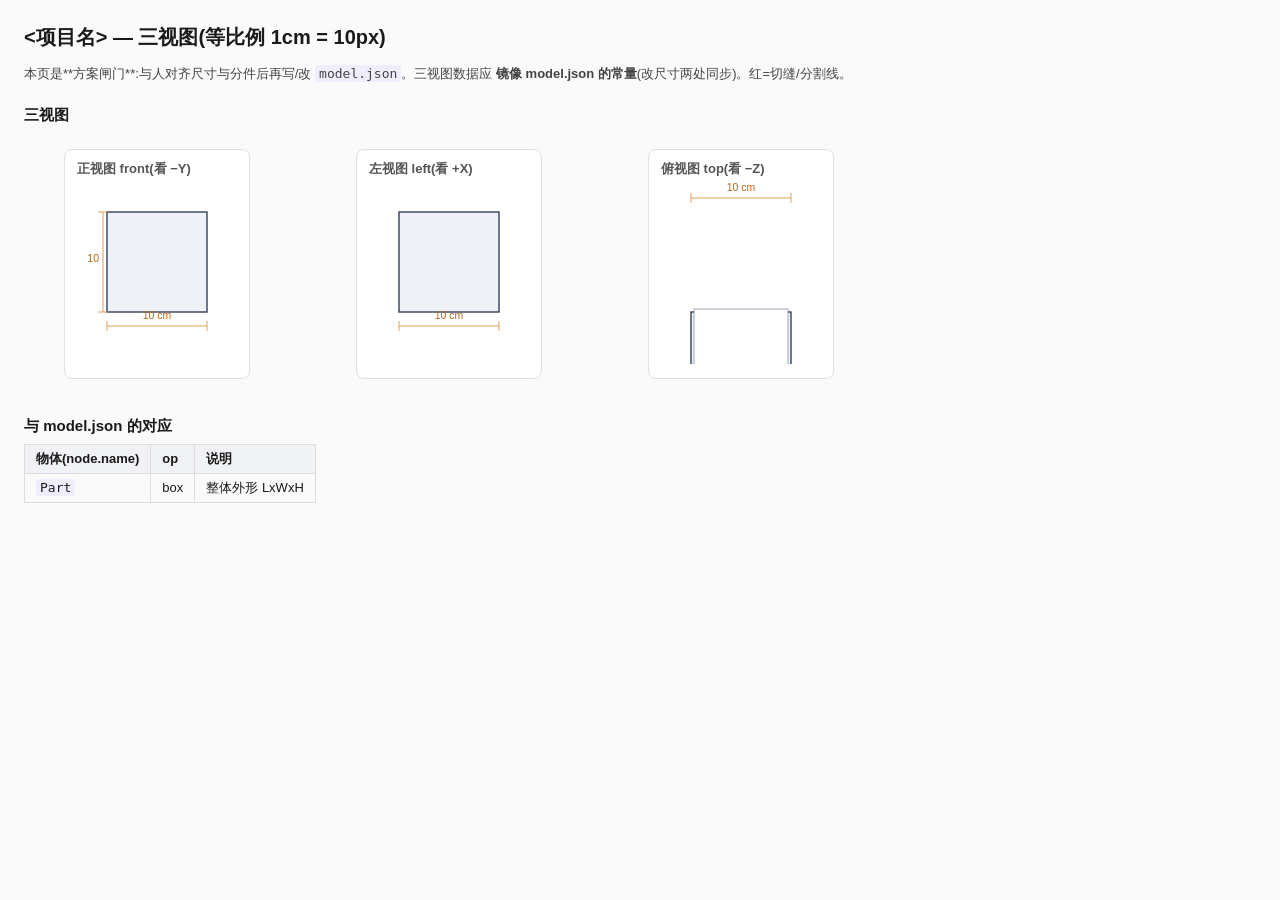
<file: templates/project/spec/preview.html>
<!DOCTYPE html>
<html lang="zh">
<head>
<meta charset="UTF-8">
<title>&lt;项目名&gt; · 三视图</title>
<style>
  body{font-family:-apple-system,"PingFang SC",sans-serif;margin:24px;color:#1a1a1a;background:#fafafa;}
  h1{font-size:20px;} h2{font-size:15px;margin:22px 0 8px;} p{font-size:13px;color:#444;max-width:900px;line-height:1.5;}
  .views{display:flex;gap:26px;flex-wrap:wrap;align-items:flex-start;}
  .view{background:#fff;border:1px solid #e0e0e0;border-radius:8px;padding:10px 12px;}
  .view figcaption{font-size:13px;color:#555;margin-bottom:4px;font-weight:600;}
  .edge{fill:#eef2f7;stroke:#33415a;stroke-width:1.4;}
  .inner{fill:#fff;stroke:#8894a5;stroke-width:0.8;}
  .hole{fill:#fbfdff;stroke:#7a8aa0;stroke-width:1.1;}
  .cut{fill:none;stroke:#c0392b;stroke-width:1.6;stroke-dasharray:6 4;}
  .dim{stroke:#e08a2b;stroke-width:0.8;} .dimtxt{fill:#b5661a;font-size:10.5px;}
  .lbl{fill:#33415a;font-size:10.5px;}
  table{border-collapse:collapse;font-size:13px;margin-top:8px;} td,th{border:1px solid #ddd;padding:5px 11px;text-align:left;} th{background:#f0f2f5;}
  code{background:#eef;padding:1px 4px;border-radius:3px;}
</style>
</head>
<body>
  <h1>&lt;项目名&gt; — 三视图(等比例 1cm = <span id="scale-lbl"></span>px)</h1>
  <p>本页是**方案闸门**:与人对齐尺寸与分件后再写/改 <code>model.json</code>。三视图数据应
     <b>镜像 model.json 的常量</b>(改尺寸两处同步)。红=切缝/分割线。</p>

  <h2>三视图</h2>
  <div class="views">
    <figure class="view"><figcaption>正视图 front(看 −Y)</figcaption><svg id="svg-front"></svg></figure>
    <figure class="view"><figcaption>左视图 left(看 +X)</figcaption><svg id="svg-left"></svg></figure>
    <figure class="view"><figcaption>俯视图 top(看 −Z)</figcaption><svg id="svg-top"></svg></figure>
  </div>

  <h2>与 model.json 的对应</h2>
  <table id="node-table">
    <tr><th>物体(node.name)</th><th>op</th><th>说明</th></tr>
    <!-- JS 按 NODES 填充 -->
  </table>

<script>
// ============================================================
// 【填这里】① 尺寸常量:镜像 model.json 的 constants(cm)
// ============================================================
const P = {
  L: 10, W: 10, H: 10, WALL: 0.3,
  // ... 补齐本项目会用到的尺寸/公差
};

// 【填这里】② 与 model.json 节点的对应表(纯展示,帮人对照)
const NODES = [
  ["Part", "box", "整体外形 LxWxH"],
  // ["Cavity", "subtract", "挖内腔"], ...
];

// 【填这里】③ 每个视图画什么。用下方 helper(全部吃 cm,自动转 px)。
//   坐标系:front=(x,z) 看-Y;left=(y,z) 看+X;top=(x,y) 看-Z。原点在物体中心。
function drawFront(v){
  // 例:外轮廓矩形(宽L 高H,底在z=0)
  v.rect(-P.L/2, 0, P.L, P.H);           // rect(x左, z下, 宽, 高)
  // v.hole(cx, cz, 直径);  v.capsule(cx,cz,w,h);  v.cut(x, z0, z1);
  v.dimH(-P.L/2, P.L/2, -1.4, P.L+" cm");
  v.dimV(-P.L/2-0.4, 0, P.H, ""+P.H);
}
function drawLeft(v){
  v.rect(-P.W/2, 0, P.W, P.H);
  v.dimH(-P.W/2, P.W/2, -1.4, P.W+" cm");
}
function drawTop(v){
  v.rect(-P.L/2, -P.W/2, P.L, P.W);
  v.rectInner(-P.L/2+P.WALL, -P.W/2+P.WALL, P.L-2*P.WALL, P.W-2*P.WALL);
  v.dimH(-P.L/2, P.L/2, -P.W/2-1.4, P.L+" cm");
}

// ============================================================
// helper(一般不用改):把 cm 画进 SVG。每个 view 传入的 v 提供:
//   rect/rectInner/hole/capsule/cut/dimH/dimV
// ============================================================
const S = 10, PAD = 30, NS = "http://www.w3.org/2000/svg";
document.getElementById("scale-lbl").textContent = S;

function makeView(svgId, mapXY, wSpanCm, hSpanCm){
  const svg = document.getElementById(svgId);
  svg.setAttribute("width",  wSpanCm*S + 2*PAD);
  svg.setAttribute("height", hSpanCm*S + 2*PAD + 22);
  const el=(t,a)=>{const e=document.createElementNS(NS,t);for(const k in a)e.setAttribute(k,a[k]);svg.appendChild(e);return e;};
  const txt=(x,y,s,cls,anc)=>{const e=el("text",{x,y,class:cls||"dimtxt","text-anchor":anc||"middle"});e.textContent=s;};
  const M=mapXY; // (a,b)cm -> [px,py]
  return {
    rect:(a,b,w,h,cls)=>{const p=M(a,b+h);el("rect",{class:cls||"edge",x:p[0],y:p[1],width:w*S,height:h*S});},
    rectInner:(a,b,w,h)=>{const p=M(a,b+h);el("rect",{class:"inner",x:p[0],y:p[1],width:w*S,height:h*S});},
    hole:(ca,cb,dia)=>{const p=M(ca,cb);el("circle",{class:"hole",cx:p[0],cy:p[1],r:dia/2*S});},
    capsule:(ca,cb,w,h)=>{const p=M(ca-w/2,cb+h/2);el("rect",{class:"hole",x:p[0],y:p[1],width:w*S,height:h*S,rx:h/2*S,ry:h/2*S});},
    cut:(a,b0,b1)=>{const p0=M(a,b0),p1=M(a,b1);el("line",{class:"cut",x1:p0[0],y1:p0[1],x2:p1[0],y2:p1[1]});},
    dimH:(a0,a1,b,label)=>{const p0=M(a0,b),p1=M(a1,b);el("line",{class:"dim",x1:p0[0],y1:p0[1],x2:p1[0],y2:p1[1]});
      el("line",{class:"dim",x1:p0[0],y1:p0[1]-5,x2:p0[0],y2:p0[1]+5});el("line",{class:"dim",x1:p1[0],y1:p1[1]-5,x2:p1[0],y2:p1[1]+5});
      txt((p0[0]+p1[0])/2,p0[1]-7,label);},
    dimV:(a,b0,b1,label)=>{const p0=M(a,b0),p1=M(a,b1);el("line",{class:"dim",x1:p0[0],y1:p0[1],x2:p1[0],y2:p1[1]});
      el("line",{class:"dim",x1:p0[0]-5,y1:p0[1],x2:p0[0]+5,y2:p0[1]});el("line",{class:"dim",x1:p1[0]-5,y1:p1[1],x2:p1[0]+5,y2:p1[1]});
      txt(p0[0]-4,(p0[1]+p1[1])/2,label,"dimtxt","end");},
  };
}
// front: x右+, z上+(翻转y)。范围按 L×H
drawFront(makeView("svg-front", (x,z)=>[PAD+(x+P.L/2)*S, PAD+(P.H-z)*S], P.L, P.H));
// left: y右+, z上+
drawLeft (makeView("svg-left",  (y,z)=>[PAD+(y+P.W/2)*S, PAD+(P.H-z)*S], P.W, P.H));
// top: x右+, y下+
drawTop  (makeView("svg-top",   (x,y)=>[PAD+(x+P.L/2)*S, PAD+(y+P.W/2)*S], P.L, P.W));

// 填充节点对应表
const tb=document.getElementById("node-table");
for(const [n,op,desc] of NODES){const tr=document.createElement("tr");
  tr.innerHTML=`<td><code>${n}</code></td><td>${op}</td><td>${desc}</td>`;tb.appendChild(tr);}
</script>
</body>
</html>
</file>
<file: projects/china_relief/story/style.css>
:root{--bg:#08271e;--ink:#f2f1e7;--mint:#b9d4a4;--muted:#9bb6a7}*{box-sizing:border-box}body{margin:0;background:#041a12;color:var(--ink);font-family:"PingFang SC","Microsoft YaHei",sans-serif;min-height:100svh;display:flex;align-items:center;justify-content:center;overflow:hidden}#stage{position:relative;aspect-ratio:9/16;width:min(100vw,56.25svh);height:min(100svh,177.77778vw);container-type:inline-size;overflow:hidden;background:radial-gradient(ellipse at 70% 42%,#1b503b,#0a3024 48%,#08271e 83%);box-shadow:0 20px 100px #0005}.topline{position:absolute;top:4%;left:7%;right:7%;display:flex;justify-content:space-between;font-size:2cqw;letter-spacing:.2em;color:#a4bea6;z-index:6}.slide{position:absolute;inset:0;opacity:0;visibility:hidden;pointer-events:none;transition:opacity .65s}.slide.active{opacity:1;visibility:visible;pointer-events:auto}.slide header{position:absolute;top:10%;left:7%;right:6%;z-index:4}.eyebrow{font-size:2.55cqw;letter-spacing:.08em;color:var(--mint)}h1{font-size:7cqw;letter-spacing:-.045em;line-height:1.4;font-weight:600;margin:3cqw 0 0;padding-bottom:.1em}em{font-style:normal;color:var(--mint)}.subtitle{position:absolute;top:87%;left:7%;right:7%;min-height:9%;font-size:3.35cqw;line-height:1.7;text-align:center;color:#f2f1e7;z-index:8;word-break:normal;overflow-wrap:anywhere;text-wrap:balance;text-shadow:0 2px 10px #001b12}.credit{position:absolute;bottom:2%;left:6%;right:6%;text-align:center;font-size:1.7cqw;line-height:1.5;color:#819e8d}.hero-image{position:absolute;top:30%;left:0;width:100%;height:47%;transform:translateY(calc(var(--motion,0)*-.8cqw)) scale(calc(1 + var(--motion,0)*.04));transition:opacity .4s}.hero-image img{width:100%;height:100%;object-fit:contain;padding:3cqw}.feature-line{position:absolute;top:79%;left:7%;right:7%;display:flex;justify-content:center;gap:7cqw;font-size:2.65cqw;color:var(--mint)}.feature-line span:before{content:'·';padding-right:1cqw}.prompt-panel{position:absolute;top:31%;left:7%;right:7%;border:1px solid #87ac7355;border-radius:2cqw;overflow:hidden;background:#123b2c;box-shadow:0 20px 50px #0002}.window-bar{height:6cqw;background:#204934;display:flex;align-items:center;gap:1.2cqw;padding:0 3cqw;font-size:1.9cqw;letter-spacing:.1em;color:var(--mint)}.window-bar i{width:1.2cqw;height:1.2cqw;border-radius:50%;background:#a4c98c}.window-bar span{margin-left:2cqw}.typed-prompt{font-size:3.05cqw;line-height:1.9;margin:4cqw;clip-path:inset(0 calc((1 - var(--reveal,1))*100%) 0 0)}.task-list{margin:0 4cqw 4cqw}.task-list>div{display:flex;align-items:center;gap:3cqw;font-size:2.7cqw;padding:1.8cqw 0;border-top:1px solid #64886a33;opacity:var(--task-opacity,.35);transform:translateX(calc((1 - var(--task-opacity,.35))*2cqw))}.task-list b{font:2.3cqw monospace;color:var(--mint)}.task-list i{font-style:normal;margin-left:auto;color:var(--mint)}.prompt-map{position:absolute;top:68%;height:17%;left:12%;right:12%;overflow:hidden}.prompt-map img{width:100%;height:100%;object-fit:contain;opacity:.75}.scan-line{position:absolute;left:10%;right:10%;height:1px;top:calc(var(--scan,.3)*100%);background:#b8eda2;box-shadow:0 0 15px #a2d69e}.sources{position:absolute;top:31%;left:7%;right:7%;display:grid;gap:2.5cqw}.sources a{display:flex;align-items:center;gap:3.5cqw;height:20cqw;border:1px solid #7d9e7755;background:#123b2c;border-radius:2cqw;text-decoration:none;color:var(--ink);padding:2cqw;opacity:var(--source-opacity,1);transform:translateY(calc((1 - var(--source-opacity,1))*4cqw));box-shadow:0 0 calc(var(--source-glow,0)*20px) #b9d4a424}.sources img{width:26%;height:100%;object-fit:contain;border-radius:1cqw}.sources a:nth-child(2) img{object-fit:cover}.sources span{font:1.8cqw monospace;color:var(--mint)}.sources b{display:block;font-size:3.6cqw;font-weight:500;margin:1cqw 0}.sources p{font-size:2.4cqw;color:var(--muted);margin:0}.sources i{margin-left:auto;padding-right:2cqw;color:var(--mint);font-style:normal;font-size:3cqw}.data-stream{position:absolute;top:70%;left:10%;width:80%;height:9%;overflow:visible}.data-stream path{fill:none;stroke:#83ad7260;stroke-width:1.2}.data-stream circle{fill:#ceeab5;filter:drop-shadow(0 0 4px #cef6ab)}.data-target{position:absolute;top:80%;left:10%;right:10%;border:1px solid #8baa6a88;padding:2.5cqw;font:2.2cqw monospace;text-align:center;background:#224c3350;letter-spacing:.04em;color:var(--mint)}.status-dot{width:1.6cqw;height:1.6cqw;display:inline-block;background:#d0eaaa;box-shadow:0 0 10px #c4e79e;border-radius:50%;margin-right:2cqw}.scene-visual{position:absolute;top:30%;left:0;width:100%;height:45%;opacity:0;visibility:hidden;transition:opacity .65s,transform .8s;transform:translateY(2cqw)}.scene-visual.shown{opacity:1;visibility:visible;transform:none}.render-host{position:absolute;inset:0;overflow:hidden}.render-host canvas{display:block;width:100%;height:100%}.fallback{position:absolute;inset:0;width:100%;height:100%;object-fit:contain;padding:3cqw}.height-chip{position:absolute;top:4%;right:8%;display:flex;flex-direction:column;padding:2cqw 3cqw;border:1px solid #94b88166;border-radius:1cqw;background:#153c2dcf}.height-chip span{font:1.9cqw monospace;color:var(--muted)}.height-chip b{font:6cqw Georgia;color:var(--mint);margin-top:1cqw}.axis-label{position:absolute;bottom:5%;left:8%;font:2.2cqw monospace;color:#a8c49d}.still{left:5%;width:90%;height:44%;border:1px solid #9bb58b44;border-radius:2cqw;overflow:hidden;background:#173c2e}.still>img{width:100%;height:100%;object-fit:contain;padding:2cqw}.visual-label{position:absolute;left:3cqw;bottom:2.5cqw;padding:1.5cqw 2cqw;font:2cqw monospace;letter-spacing:.04em;background:#0b2c20dd;color:var(--mint);border-radius:1cqw}.inset{position:absolute;bottom:6%;right:5%;width:27%;height:47%;border:1px solid #8ca68b;background:#0e2f27;box-shadow:0 12px 35px #0004;border-radius:1cqw;transform:translateX(calc((1 - var(--inset,1))*25cqw));opacity:var(--inset,1)}.inset img{width:100%;height:88%;object-fit:contain;padding:1.5cqw}.inset span{display:block;font-size:1.8cqw;text-align:center;color:var(--mint)}.step-metrics{position:absolute;top:77%;left:8%;right:8%;display:flex;justify-content:space-between}.step-metrics div{display:flex;flex-direction:column;gap:1cqw}.step-metrics b{font:4cqw Georgia;color:var(--mint)}.step-metrics span{font-size:2.2cqw;color:var(--muted)}.beat-track{position:absolute;top:84%;left:8%;right:8%;display:flex;gap:2cqw}.beat-track i{flex:1;height:2px;background:#456d50}.beat-track i.done{background:var(--mint)}.parts-visual{position:absolute;top:30%;left:0;width:100%;height:44%;transition:opacity .6s;opacity:0;visibility:hidden}.parts-visual.shown{opacity:1;visibility:visible}.parts-count{position:absolute;bottom:3%;left:8%;display:flex;align-items:center;gap:2cqw}.parts-count b{font:8cqw Georgia;color:var(--mint)}.parts-count span{font-size:2.3cqw;color:var(--muted)}.print-visual,.file-stage{position:absolute;top:31%;left:6%;right:6%;height:47%;opacity:0;visibility:hidden;transition:opacity .6s}.print-visual.shown,.file-stage.shown{opacity:1;visibility:visible}.print-visual figure{margin:0;height:65%;border:1px solid #9ab98455;border-radius:2cqw;overflow:hidden;background:#123b2c}.print-visual figure img{width:100%;height:calc(100% - 6cqw);object-fit:contain;display:block}.sample{margin-top:4cqw;height:22%;padding:2cqw;display:flex;align-items:center;gap:3cqw;background:#1b422f;border:1px solid #94b37c55;border-radius:1.5cqw;transform:translateY(calc((1 - var(--sample,1))*5cqw));opacity:var(--sample,1)}.sample img{height:100%;width:23%;object-fit:contain}.sample b{font-size:3.4cqw;font-weight:500;color:var(--mint)}.sample p{font-size:2.3cqw;color:var(--muted);margin:1cqw 0}.file-stage>img{height:55%;width:100%;object-fit:contain}.files{display:grid;gap:2cqw}.files>div{display:flex;align-items:center;gap:3cqw;padding:2.5cqw;border:1px solid #87a87555;border-radius:1.5cqw;background:#1b432f;transform:translateY(calc((1 - var(--file,1))*5cqw));opacity:var(--file,1)}.files b{font:3.5cqw Georgia;width:17cqw;color:var(--mint)}.files span{font-size:2.6cqw;color:var(--muted)}.parts-metrics{position:absolute;top:81%;left:8%;right:8%;display:flex;justify-content:center;gap:4cqw}.parts-metrics span{border:1px solid #75977055;padding:1.4cqw 2cqw;border-radius:8cqw;font-size:2.3cqw;color:var(--mint)}.story-window{position:absolute;top:31%;left:7%;right:7%;height:36%;border:1px solid #91ac7855;border-radius:2cqw;overflow:hidden;background:#0a251a;box-shadow:0 20px 50px #0003}.code-lines{padding:3cqw;font:2.4cqw/1.9 monospace;color:#a8c590;clip-path:inset(0 0 calc((1 - var(--code,1))*100%) 0)}.code-lines p{margin:.5cqw 0}.mini-film{position:absolute;right:4%;bottom:6%;width:34%;height:67%;background:#18432e;border:1px solid #a0bc8455;border-radius:1.3cqw;box-shadow:0 15px 30px #0006;transform:translateY(calc((1 - var(--film,1))*8cqw)) rotate(calc((1 - var(--film,1))*8deg));opacity:var(--film,1)}.mini-film img{width:100%;height:73%;object-fit:contain;padding:1cqw}.mini-film span{display:block;font-size:2cqw;text-align:center;color:var(--mint)}.mini-film>div{position:absolute;bottom:0;left:0;height:2px;width:calc(var(--scan,.3)*100%);background:var(--mint)}.output-flow{position:absolute;top:71%;left:6%;right:6%;display:flex;justify-content:center;align-items:center;gap:1.5cqw}.output-flow span{font-size:2.4cqw;padding:1.6cqw 2cqw;border:1px solid #6f8f6755;border-radius:1cqw;color:var(--mint)}.output-flow i{font-size:2cqw;font-style:normal;color:#759875}.ending-line{position:absolute;top:77%;left:7%;right:7%;font-size:4.3cqw;line-height:1.5;text-align:center;opacity:var(--ending,1);transform:translateY(calc((1 - var(--ending,1))*3cqw))}#play{position:absolute;z-index:20;left:50%;top:74%;transform:translateX(-50%);font:500 3.3cqw "PingFang SC",sans-serif;border:1px solid #bddea388;border-radius:10cqw;color:#0a2a1b;background:#c3dba8;box-shadow:0 8px 35px #0005;padding:3.3cqw 6cqw;cursor:pointer;white-space:nowrap}#play span{margin-right:1cqw;font-size:2.7cqw}#play[hidden]{display:none}#audio-notice{position:absolute;top:6%;left:8%;right:8%;z-index:25;background:#17422b;border:1px solid #809e73;border-radius:1.5cqw;padding:2cqw;font-size:2.6cqw;text-align:center}.ended #play{top:81%}.ended .ending-line{top:72%}.ended .subtitle{opacity:0}.playing a{pointer-events:none}@media(prefers-reduced-motion:reduce){.slide,.scene-visual,.print-visual,.file-stage{transition:none}}[hidden]{display:none!important}

/* Cinematic shot layout: same world, changing camera; proof screenshots remain separate. */
.hero-image{height:49%;top:29%;transform:none}.hero-image>img{position:absolute;inset:0;transition:opacity .8s}.hero-image.has-model>img{opacity:0}.cinematic-host{z-index:1}.data-model{top:29%;left:0;width:100%;height:52%;opacity:var(--data-model,0);transition:opacity .7s;pointer-events:none}.sources{z-index:3;opacity:calc(1 - var(--data-model,0)*.9);transform:scale(calc(1 - var(--data-model,0)*.08));transform-origin:center top;transition:opacity .5s}.data-stream,.data-target{opacity:calc(1 - var(--data-model,0));transition:opacity .5s}.scene-visual{top:29%;height:48%}.shot-note,.parts-shot-note{position:absolute;left:7%;bottom:2%;font:2.15cqw/1.6 monospace;color:#c6dfb5;letter-spacing:.08em;background:#092a1dd9;padding:1.4cqw 2cqw;border-radius:1cqw;z-index:3}.dimension-note{position:absolute;z-index:4;left:60%;top:53%;background:#143d2de8;border:1px solid #c7dfad88;border-radius:1cqw;padding:1.5cqw 2cqw;font-size:2.3cqw;color:var(--mint);white-space:nowrap}.dimension-note b{display:block;font:5.4cqw Georgia;margin-top:.6cqw;color:#eff2da}.inset-note{position:absolute;right:8%;top:5%;font-size:3cqw;color:#d5e6c7;border-bottom:1px solid #d5e6c777;padding-bottom:1.5cqw}.height-chip{top:2%;right:7%}.height-chip[hidden]{display:none}.axis-label{display:none}.step-metrics{top:79%;font-size:2.2cqw}.beat-track{top:85%}.parts-visual{top:29%;height:48%}.parts-count{top:2%;right:7%;left:auto;bottom:auto;flex-direction:column;gap:.2cqw;align-items:flex-end}.parts-count b{font-size:6.5cqw}.parts-count span{font-size:2cqw}.ending-model{top:28%;height:48%;left:0;width:100%;opacity:var(--ending-model,0);pointer-events:none;transition:opacity .8s}.story-window,.output-flow{opacity:calc(1 - var(--ending-model,0));transition:opacity .8s}.ending-line{top:78%;font-size:3.8cqw}.ended .ending-line{top:74%}.ended #play{top:83%}.subtitle{min-height:0}.topline{opacity:.8}.render-host canvas{filter:drop-shadow(0 12px 18px #001a0d66)}

/* Quick match cuts; motion timing lives in the shot timeline, not long CSS fades. */
.slide{transition:opacity .168s}.scene-visual{transition:opacity .144s;transform:none}
.parts-visual,.print-visual,.file-stage{transition:opacity .168s}
.data-model,.sources,.data-stream,.data-target,.ending-model,.story-window,.output-flow{transition:opacity .192s}
.sources a{transform:translateX(calc((1 - var(--source-opacity,1))*8cqw))}
.sources a i{opacity:var(--source-opacity,1);transform:scale(calc(.7 + var(--source-opacity,1)*.3))}
.mini-film{transform:translateY(calc((1 - var(--film,1))*14cqw)) rotate(calc((1 - var(--film,1))*-12deg))}
@media(prefers-reduced-motion:reduce){.slide,.scene-visual,.parts-visual,.print-visual,.file-stage,.data-model,.ending-model{transition:none}}
</file>
